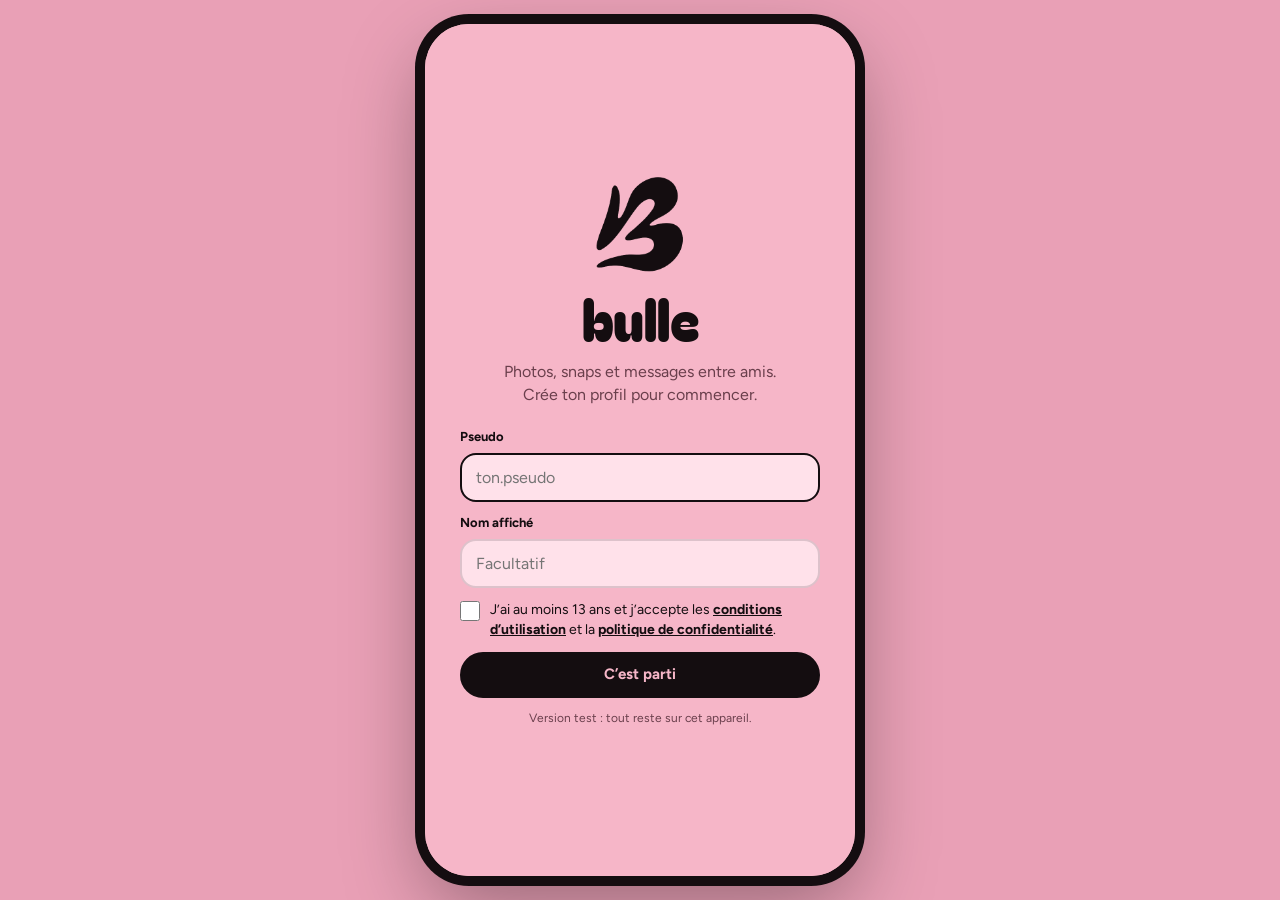
<file: index.html>
<!doctype html>
<html lang="fr">
<head>
<meta charset="utf-8">
<meta name="viewport" content="width=device-width,initial-scale=1,viewport-fit=cover,interactive-widget=resizes-content">
<title>Bulle</title>
<meta name="description" content="Photos, snaps et messages entre amis.">
<meta name="theme-color" content="#F6B6C8">
<script>/* thème et mode jour/nuit choisis dans les réglages, appliqués avant l'affichage */
try{var p=JSON.parse(localStorage.getItem('bulle.prefs')||'{}'),m=p.mode||'auto',d=document.documentElement;d.setAttribute('data-theme',p.theme||'bulle');d.setAttribute('data-scheme',m==='auto'?(matchMedia('(prefers-color-scheme: dark)').matches?'dark':'light'):m)}catch(e){document.documentElement.setAttribute('data-scheme','light')}</script>
<meta name="mobile-web-app-capable" content="yes">
<meta name="apple-mobile-web-app-capable" content="yes">
<meta name="apple-mobile-web-app-title" content="Bulle">
<meta name="apple-mobile-web-app-status-bar-style" content="default">
<link rel="manifest" href="manifest.webmanifest">
<link rel="icon" type="image/png" sizes="32x32" href="icons/favicon-32.png">
<link rel="apple-touch-icon" href="icons/apple-touch-icon.png">
<link rel="preconnect" href="https://fonts.googleapis.com">
<link rel="preconnect" href="https://fonts.gstatic.com" crossorigin>
<link rel="stylesheet" href="https://fonts.googleapis.com/css2?family=Bagel+Fat+One&family=Figtree:wght@400;500;600;700;800&display=swap">
<link rel="stylesheet" href="app.css">
<script src="local-api.js" defer></script>
<script src="app.js" defer></script>
</head>
<body>
<div class="phone" id="phone">

  <!-- connexion -->
  <section class="auth" id="auth" hidden>
    <div class="auth-in">
      <span class="logo xl"></span>
      <h1 class="word big">bulle</h1>
      <p class="auth-tag">Photos, snaps et messages entre amis.<br>Crée ton profil pour commencer.</p>
      <form class="form" id="auth-form" autocomplete="off">
        <div class="field"><label for="a-handle">Pseudo</label><input id="a-handle" name="handle" autocapitalize="none" spellcheck="false" maxlength="24" placeholder="ton.pseudo" required></div>
        <div class="field"><label for="a-name">Nom affiché</label><input id="a-name" name="name" maxlength="40" placeholder="Facultatif"></div>
        <label class="check"><input type="checkbox" id="a-ok" required><span>J’ai au moins 13 ans et j’accepte les <a href="cgu.html" data-legal>conditions d’utilisation</a> et la <a href="confidentialite.html" data-legal>politique de confidentialité</a>.</span></label>
        <p class="err" id="auth-err" role="alert" hidden></p>
        <button class="btn primary" type="submit" id="auth-go">C’est parti</button>
        <p class="hint" style="text-align:center">Version test : tout reste sur cet appareil.</p>
      </form>
    </div>
  </section>

  <!-- écran de chargement / hors ligne -->
  <section class="splash" id="splash"><span class="logo xl"></span><p id="splash-msg"></p><button class="btn" type="button" id="splash-retry" hidden>Réessayer</button></section>

  <!-- application -->
  <div class="shell" id="shell" hidden>
    <header class="top">
      <button class="brand" type="button" id="brand"><span class="logo"></span><span class="word">bulle</span></button>
      <div class="top-actions">
        <button class="iconbtn" type="button" id="act-btn" aria-label="Activité"><span class="ico" data-ico="bell"></span><span class="adot" id="act-dot" hidden></span></button>
        <button class="iconbtn" type="button" data-snap aria-label="Nouveau snap"><span class="ico" data-ico="camera"></span></button>
        <button class="iconbtn" type="button" data-tab="chat" aria-label="Messages"><span class="ico" data-ico="send"></span><span class="badge" data-badge hidden></span></button>
      </div>
    </header>
    <div class="banner" id="banner" hidden></div>
    <main class="screen" id="screen">
      <section id="v-feed" class="view" aria-label="Fil">
        <div id="stories" class="stories" aria-label="Snaps"></div>
        <div id="posts"></div>
      </section>
      <section id="v-chat" class="view" aria-label="Messages" hidden>
        <div class="cl-head"><h2>Messages</h2><button class="iconbtn" type="button" id="newchat" aria-label="Nouveau message"><span class="ico" data-ico="edit"></span></button></div>
        <div class="chatlist" id="chatlist"></div>
      </section>
      <section id="v-map" class="view" aria-label="Carte" hidden><div id="map" class="map"></div></section>
      <section id="v-profile" class="view" aria-label="Profil" hidden><div id="profile"></div></section>
    </main>
    <nav class="tabs" aria-label="Navigation">
      <button class="tab" data-tab="feed" type="button"><span class="ico" data-ico="home"></span>Fil</button>
      <button class="tab" data-tab="map" type="button"><span class="ico" data-ico="map"></span>Carte</button>
      <button class="fab" type="button" data-create aria-label="Créer"><span class="ico" data-ico="plus"></span></button>
      <button class="tab" data-tab="chat" type="button"><span class="ico" data-ico="chat"></span>Messages<span class="badge" data-badge hidden></span></button>
      <button class="tab" data-tab="profile" type="button"><span class="ico" data-ico="user"></span>Profil</button>
    </nav>

    <!-- discussion ouverte -->
    <section class="thread" id="thread" hidden aria-label="Discussion">
      <header class="th-head">
        <button class="iconbtn" type="button" id="th-back" aria-label="Retour aux messages"><span class="ico" data-ico="back"></span></button>
        <button class="th-who" type="button" id="th-who"></button>
      </header>
      <div class="msgs" id="msgs" aria-live="polite"></div>
      <div class="typing" id="typing" hidden></div>
      <div class="th-quote" id="th-quote" hidden></div>
      <form class="th-form" id="th-form" autocomplete="off">
        <label class="iconbtn snapcam" id="th-snap-l" for="th-snap" aria-label="Envoyer un snap (vu une seule fois)"><span class="ico" data-ico="camera"></span></label>
        <input type="file" id="th-snap" accept="image/*" capture="environment" hidden>
        <label class="iconbtn" for="th-file" aria-label="Envoyer une photo"><span class="ico" data-ico="image"></span></label>
        <input type="file" id="th-file" accept="image/*" hidden>
        <input type="text" id="th-in" placeholder="Message…" maxlength="2000" aria-label="Message" enterkeyhint="send">
        <div class="recbar" id="recbar" hidden>
          <button class="iconbtn" type="button" id="rec-cancel" aria-label="Annuler le message vocal"><span class="ico" data-ico="trash"></span></button>
          <span class="rec-dot" aria-hidden="true"></span><span class="rec-time" id="rec-time">0:00</span>
          <span class="rec-wave" id="rec-wave" aria-hidden="true"></span>
        </div>
        <button class="iconbtn micbtn" type="button" id="th-mic" aria-label="Enregistrer un message vocal"><span class="ico" data-ico="mic"></span></button>
        <button class="sendbtn" type="submit" id="th-send" aria-label="Envoyer" hidden><span class="ico" data-ico="send"></span></button>
      </form>
    </section>
  </div>

  <div id="sheet" class="sheet" hidden></div>
  <div id="story" class="story" hidden></div>
  <div id="hu" class="hu" role="status" hidden></div>
  <div id="toast" class="toast" role="status" hidden></div>
</div>
</body>
</html>
</file>
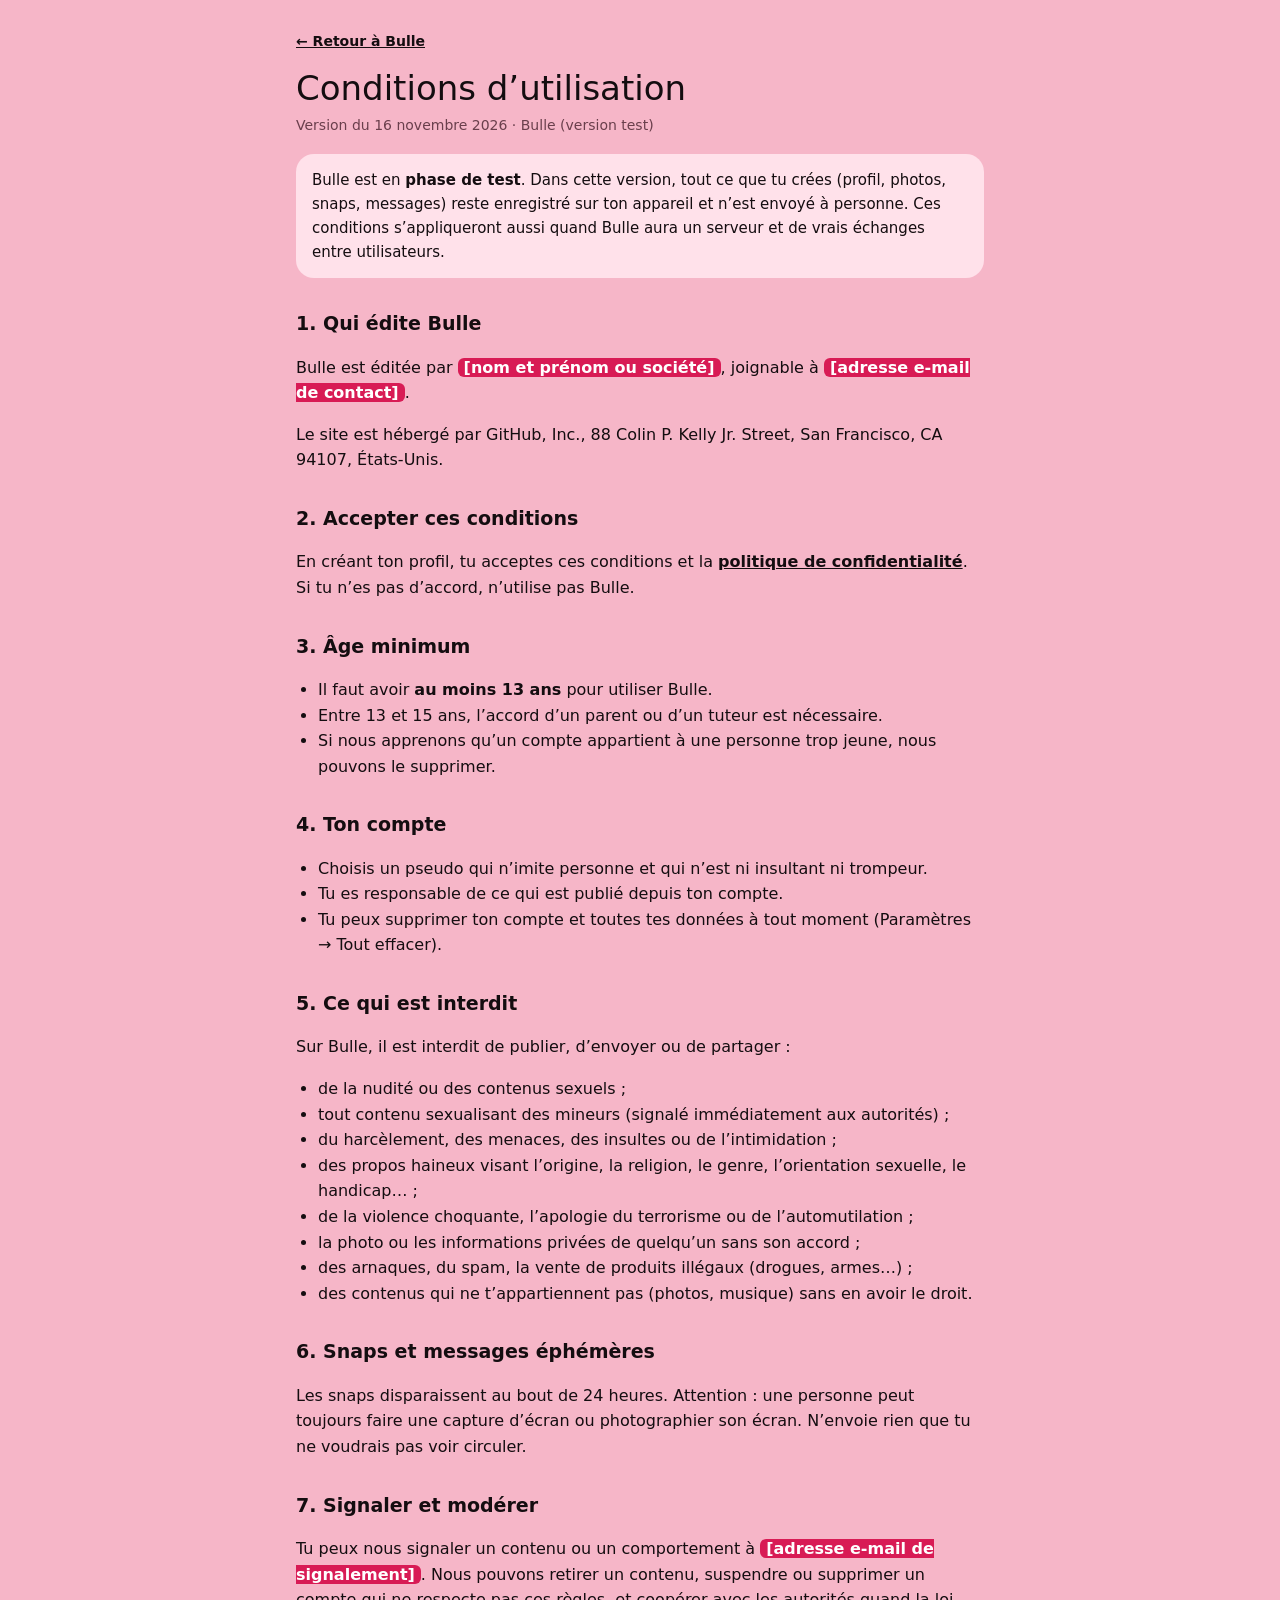
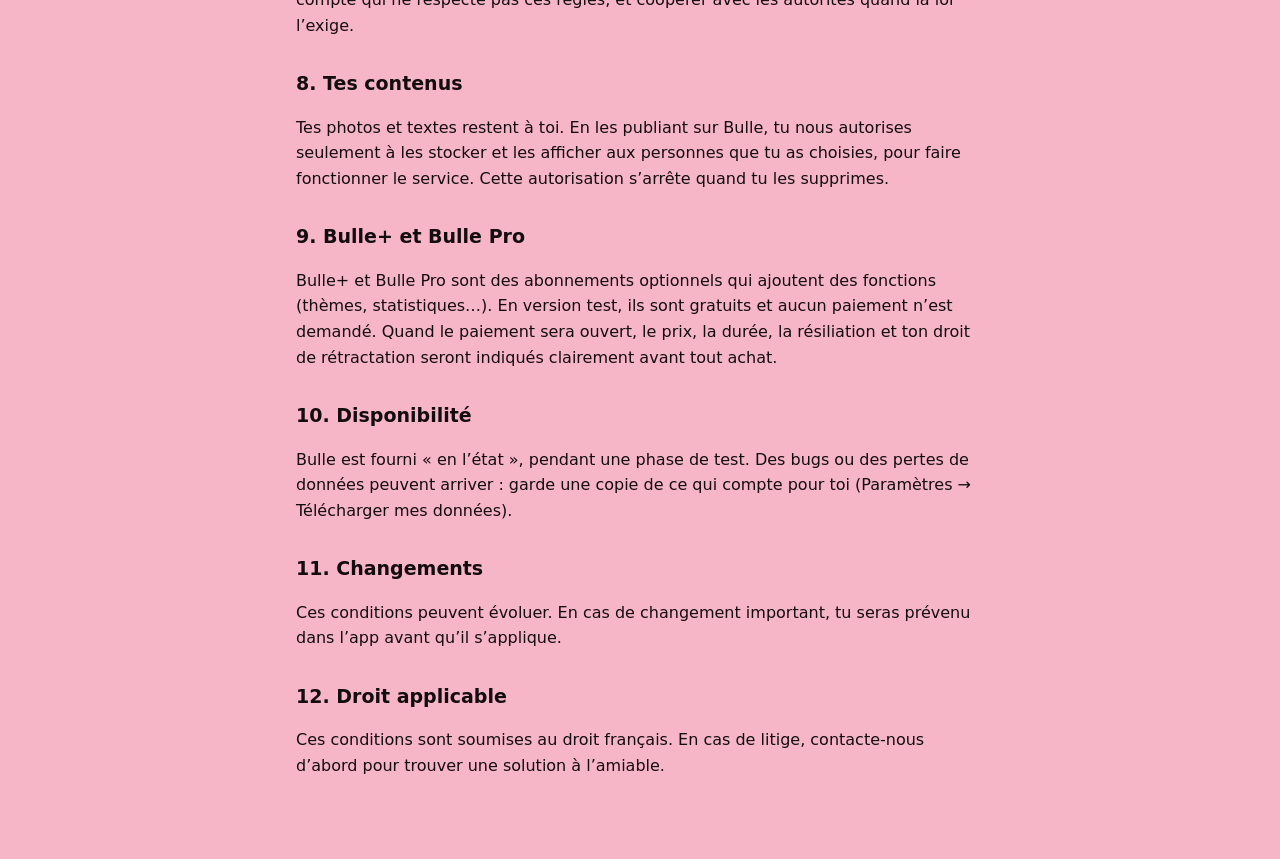
<file: cgu.html>
<!doctype html>
<html lang="fr">
<head>
<meta charset="utf-8">
<meta name="viewport" content="width=device-width,initial-scale=1">
<title>Conditions d’utilisation · Bulle</title>
<script>try{var p=JSON.parse(localStorage.getItem('bulle.prefs')||'{}'),m=p.mode||'auto',d=document.documentElement;d.setAttribute('data-theme',p.theme||'bulle');d.setAttribute('data-scheme',m==='auto'?(matchMedia('(prefers-color-scheme: dark)').matches?'dark':'light'):m)}catch(e){}</script>
<link rel="stylesheet" href="legal.css">
</head>
<body>
<main>
<a class="back" href="./" target="_top">← Retour à Bulle</a>
<h1>Conditions d’utilisation</h1>
<p class="meta">Version du 16 novembre 2026 · Bulle (version test)</p>

<p class="note">Bulle est en <b>phase de test</b>. Dans cette version, tout ce que tu crées (profil, photos, snaps, messages) reste enregistré sur ton appareil et n’est envoyé à personne. Ces conditions s’appliqueront aussi quand Bulle aura un serveur et de vrais échanges entre utilisateurs.</p>

<h2>1. Qui édite Bulle</h2>
<p>Bulle est éditée par <span class="todo">[nom et prénom ou société]</span>, joignable à <span class="todo">[adresse e-mail de contact]</span>.</p>
<p>Le site est hébergé par GitHub, Inc., 88 Colin P. Kelly Jr. Street, San Francisco, CA 94107, États-Unis.</p>

<h2>2. Accepter ces conditions</h2>
<p>En créant ton profil, tu acceptes ces conditions et la <a href="confidentialite.html">politique de confidentialité</a>. Si tu n’es pas d’accord, n’utilise pas Bulle.</p>

<h2>3. Âge minimum</h2>
<ul>
<li>Il faut avoir <b>au moins 13 ans</b> pour utiliser Bulle.</li>
<li>Entre 13 et 15 ans, l’accord d’un parent ou d’un tuteur est nécessaire.</li>
<li>Si nous apprenons qu’un compte appartient à une personne trop jeune, nous pouvons le supprimer.</li>
</ul>

<h2>4. Ton compte</h2>
<ul>
<li>Choisis un pseudo qui n’imite personne et qui n’est ni insultant ni trompeur.</li>
<li>Tu es responsable de ce qui est publié depuis ton compte.</li>
<li>Tu peux supprimer ton compte et toutes tes données à tout moment (Paramètres → Tout effacer).</li>
</ul>

<h2>5. Ce qui est interdit</h2>
<p>Sur Bulle, il est interdit de publier, d’envoyer ou de partager :</p>
<ul>
<li>de la nudité ou des contenus sexuels ;</li>
<li>tout contenu sexualisant des mineurs (signalé immédiatement aux autorités) ;</li>
<li>du harcèlement, des menaces, des insultes ou de l’intimidation ;</li>
<li>des propos haineux visant l’origine, la religion, le genre, l’orientation sexuelle, le handicap… ;</li>
<li>de la violence choquante, l’apologie du terrorisme ou de l’automutilation ;</li>
<li>la photo ou les informations privées de quelqu’un sans son accord ;</li>
<li>des arnaques, du spam, la vente de produits illégaux (drogues, armes…) ;</li>
<li>des contenus qui ne t’appartiennent pas (photos, musique) sans en avoir le droit.</li>
</ul>

<h2>6. Snaps et messages éphémères</h2>
<p>Les snaps disparaissent au bout de 24 heures. Attention : une personne peut toujours faire une capture d’écran ou photographier son écran. N’envoie rien que tu ne voudrais pas voir circuler.</p>

<h2>7. Signaler et modérer</h2>
<p>Tu peux nous signaler un contenu ou un comportement à <span class="todo">[adresse e-mail de signalement]</span>. Nous pouvons retirer un contenu, suspendre ou supprimer un compte qui ne respecte pas ces règles, et coopérer avec les autorités quand la loi l’exige.</p>

<h2>8. Tes contenus</h2>
<p>Tes photos et textes restent à toi. En les publiant sur Bulle, tu nous autorises seulement à les stocker et les afficher aux personnes que tu as choisies, pour faire fonctionner le service. Cette autorisation s’arrête quand tu les supprimes.</p>

<h2>9. Bulle+ et Bulle Pro</h2>
<p>Bulle+ et Bulle Pro sont des abonnements optionnels qui ajoutent des fonctions (thèmes, statistiques…). En version test, ils sont gratuits et aucun paiement n’est demandé. Quand le paiement sera ouvert, le prix, la durée, la résiliation et ton droit de rétractation seront indiqués clairement avant tout achat.</p>

<h2>10. Disponibilité</h2>
<p>Bulle est fourni « en l’état », pendant une phase de test. Des bugs ou des pertes de données peuvent arriver : garde une copie de ce qui compte pour toi (Paramètres → Télécharger mes données).</p>

<h2>11. Changements</h2>
<p>Ces conditions peuvent évoluer. En cas de changement important, tu seras prévenu dans l’app avant qu’il s’applique.</p>

<h2>12. Droit applicable</h2>
<p>Ces conditions sont soumises au droit français. En cas de litige, contacte-nous d’abord pour trouver une solution à l’amiable.</p>
</main>
</body>
</html>
</file>
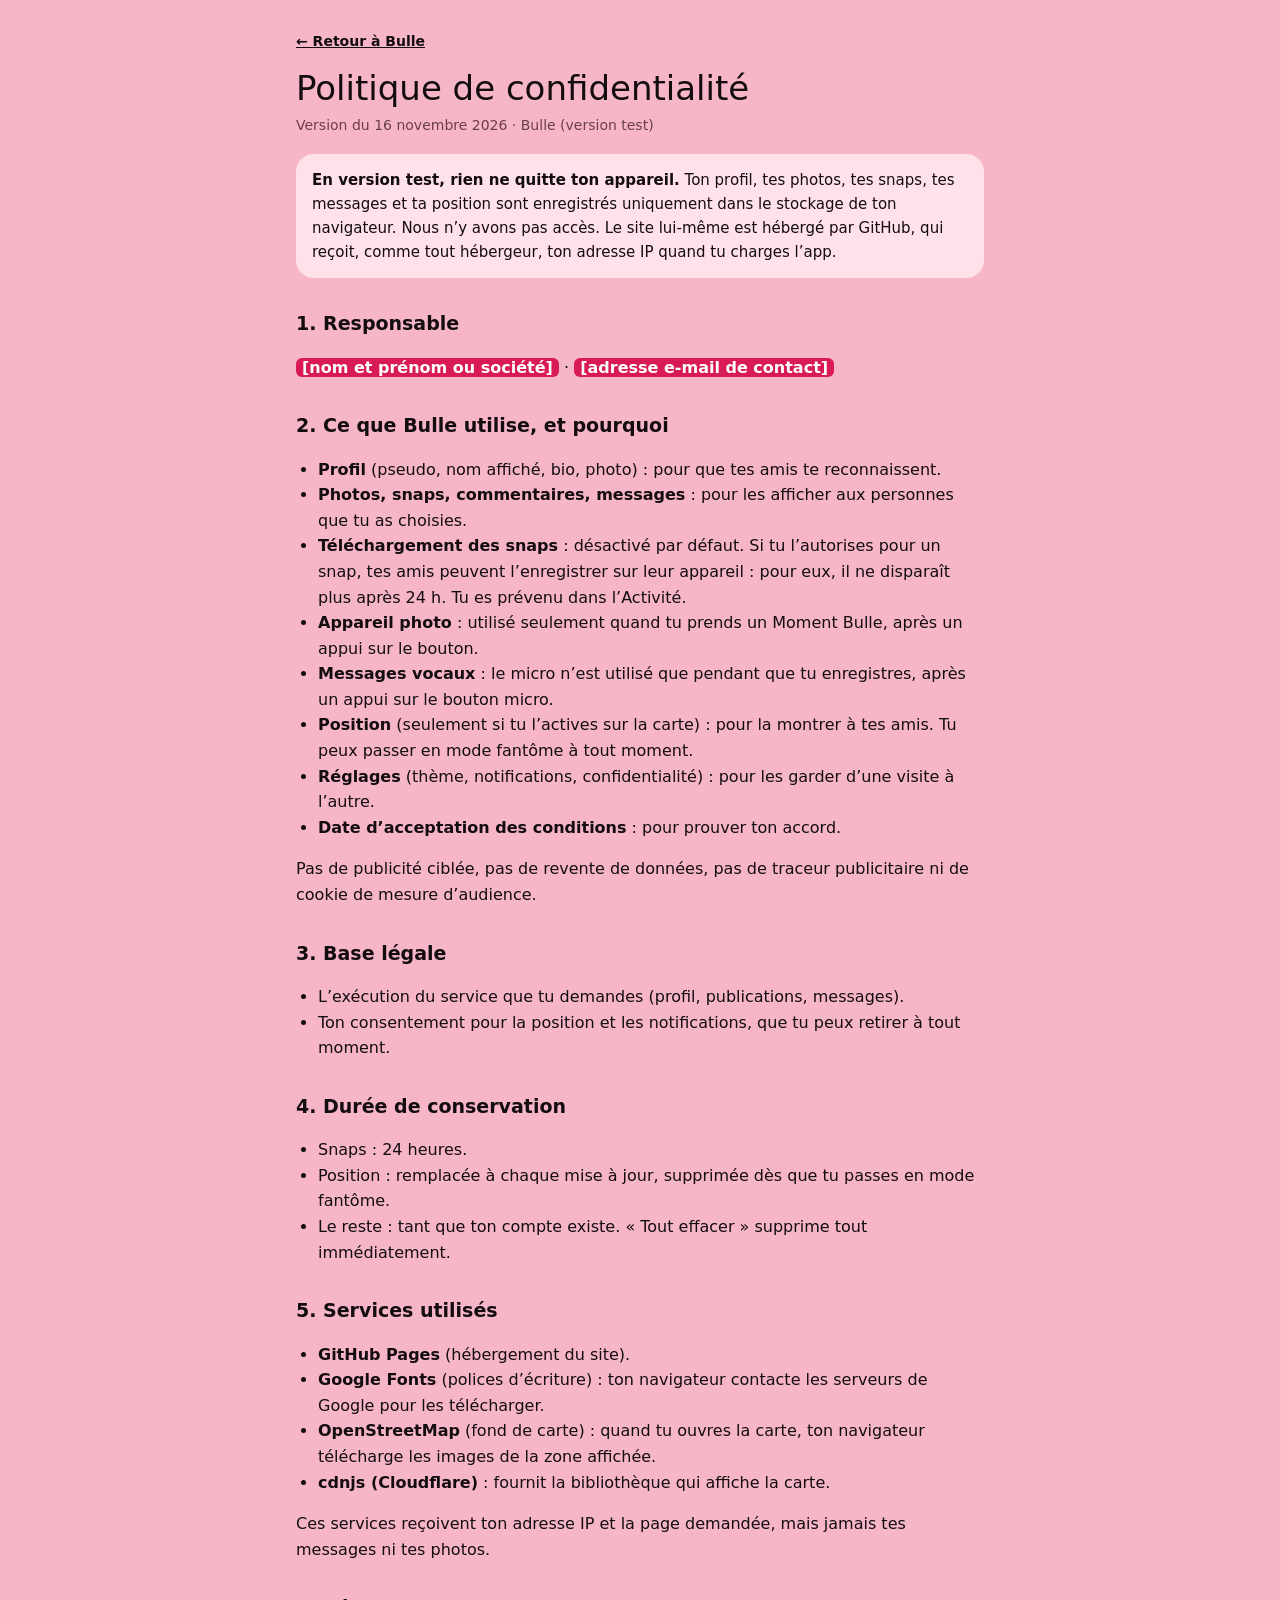
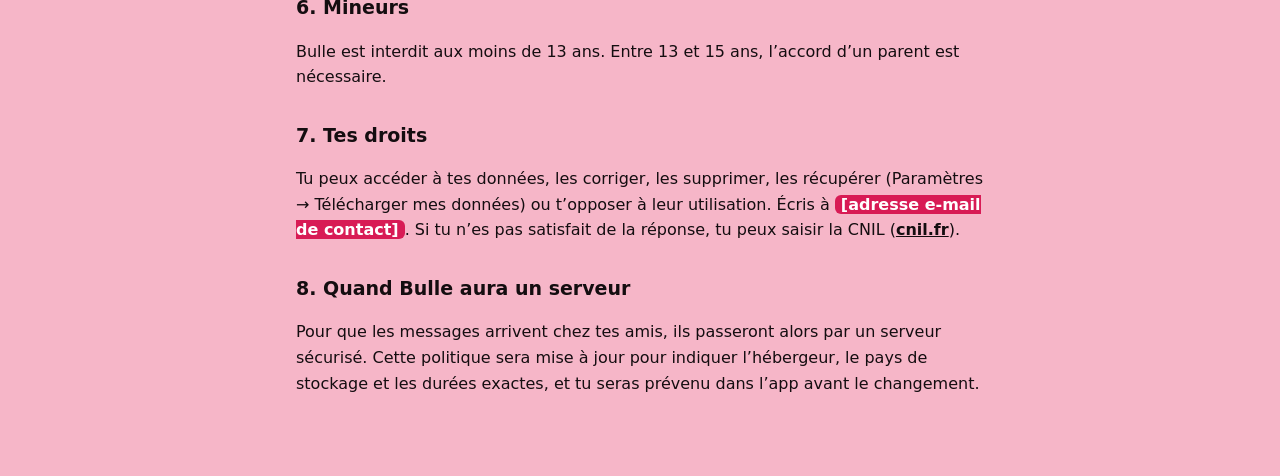
<file: confidentialite.html>
<!doctype html>
<html lang="fr">
<head>
<meta charset="utf-8">
<meta name="viewport" content="width=device-width,initial-scale=1">
<title>Politique de confidentialité · Bulle</title>
<script>try{var p=JSON.parse(localStorage.getItem('bulle.prefs')||'{}'),m=p.mode||'auto',d=document.documentElement;d.setAttribute('data-theme',p.theme||'bulle');d.setAttribute('data-scheme',m==='auto'?(matchMedia('(prefers-color-scheme: dark)').matches?'dark':'light'):m)}catch(e){}</script>
<link rel="stylesheet" href="legal.css">
</head>
<body>
<main>
<a class="back" href="./" target="_top">← Retour à Bulle</a>
<h1>Politique de confidentialité</h1>
<p class="meta">Version du 16 novembre 2026 · Bulle (version test)</p>

<p class="note"><b>En version test, rien ne quitte ton appareil.</b> Ton profil, tes photos, tes snaps, tes messages et ta position sont enregistrés uniquement dans le stockage de ton navigateur. Nous n’y avons pas accès. Le site lui-même est hébergé par GitHub, qui reçoit, comme tout hébergeur, ton adresse IP quand tu charges l’app.</p>

<h2>1. Responsable</h2>
<p><span class="todo">[nom et prénom ou société]</span> · <span class="todo">[adresse e-mail de contact]</span></p>

<h2>2. Ce que Bulle utilise, et pourquoi</h2>
<ul>
<li><b>Profil</b> (pseudo, nom affiché, bio, photo) : pour que tes amis te reconnaissent.</li>
<li><b>Photos, snaps, commentaires, messages</b> : pour les afficher aux personnes que tu as choisies.</li>
<li><b>Téléchargement des snaps</b> : désactivé par défaut. Si tu l’autorises pour un snap, tes amis peuvent l’enregistrer sur leur appareil : pour eux, il ne disparaît plus après 24 h. Tu es prévenu dans l’Activité.</li>
<li><b>Appareil photo</b> : utilisé seulement quand tu prends un Moment Bulle, après un appui sur le bouton.</li>
<li><b>Messages vocaux</b> : le micro n’est utilisé que pendant que tu enregistres, après un appui sur le bouton micro.</li>
<li><b>Position</b> (seulement si tu l’actives sur la carte) : pour la montrer à tes amis. Tu peux passer en mode fantôme à tout moment.</li>
<li><b>Réglages</b> (thème, notifications, confidentialité) : pour les garder d’une visite à l’autre.</li>
<li><b>Date d’acceptation des conditions</b> : pour prouver ton accord.</li>
</ul>
<p>Pas de publicité ciblée, pas de revente de données, pas de traceur publicitaire ni de cookie de mesure d’audience.</p>

<h2>3. Base légale</h2>
<ul>
<li>L’exécution du service que tu demandes (profil, publications, messages).</li>
<li>Ton consentement pour la position et les notifications, que tu peux retirer à tout moment.</li>
</ul>

<h2>4. Durée de conservation</h2>
<ul>
<li>Snaps : 24 heures.</li>
<li>Position : remplacée à chaque mise à jour, supprimée dès que tu passes en mode fantôme.</li>
<li>Le reste : tant que ton compte existe. « Tout effacer » supprime tout immédiatement.</li>
</ul>

<h2>5. Services utilisés</h2>
<ul>
<li><b>GitHub Pages</b> (hébergement du site).</li>
<li><b>Google Fonts</b> (polices d’écriture) : ton navigateur contacte les serveurs de Google pour les télécharger.</li>
<li><b>OpenStreetMap</b> (fond de carte) : quand tu ouvres la carte, ton navigateur télécharge les images de la zone affichée.</li>
<li><b>cdnjs (Cloudflare)</b> : fournit la bibliothèque qui affiche la carte.</li>
</ul>
<p>Ces services reçoivent ton adresse IP et la page demandée, mais jamais tes messages ni tes photos.</p>

<h2>6. Mineurs</h2>
<p>Bulle est interdit aux moins de 13 ans. Entre 13 et 15 ans, l’accord d’un parent est nécessaire.</p>

<h2>7. Tes droits</h2>
<p>Tu peux accéder à tes données, les corriger, les supprimer, les récupérer (Paramètres → Télécharger mes données) ou t’opposer à leur utilisation. Écris à <span class="todo">[adresse e-mail de contact]</span>. Si tu n’es pas satisfait de la réponse, tu peux saisir la CNIL (<a href="https://www.cnil.fr" target="_blank" rel="noopener">cnil.fr</a>).</p>

<h2>8. Quand Bulle aura un serveur</h2>
<p>Pour que les messages arrivent chez tes amis, ils passeront alors par un serveur sécurisé. Cette politique sera mise à jour pour indiquer l’hébergeur, le pays de stockage et les durées exactes, et tu seras prévenu dans l’app avant le changement.</p>
</main>
</body>
</html>
</file>
<file: app.css>
/* Bulle — format téléphone. Fond rose + encre noire comme le logo ; le mode sombre inverse les deux. */
/* Thèmes : chaque thème donne 7 couleurs (jour et nuit), le reste en découle.
   data-scheme (light|dark) et data-theme sont posés sur <html> par le script en tête de page. */
:root{
  --bg:#F6B6C8; --surface:#F2A6BC; --raised:#FFE1EA; --fg:#140D10; --muted:#6A3F4C; --hot:#D81B55; --frame:#E9A0B6;
  --online:#1F9D5B; --scrim:rgba(20,13,16,.5);
  --line:color-mix(in srgb,var(--fg) 14%,transparent); --ring:linear-gradient(45deg,color-mix(in srgb,var(--hot) 55%,#FFB347) 0%,var(--hot) 50%,color-mix(in srgb,var(--hot) 60%,#8A3FFC) 100%); --ring-close:linear-gradient(45deg,#16C060 0%,#0FA97A 55%,#46DDA6 100%); --ring-seen:color-mix(in srgb,var(--fg) 22%,transparent);
  --mine-bg:var(--fg); --mine-fg:var(--raised);
  --display:"Bagel Fat One","Arial Rounded MT Bold","Trebuchet MS",system-ui,sans-serif;
  --body:"Figtree",system-ui,-apple-system,"Segoe UI",Roboto,sans-serif;
  --blob:47% 53% 42% 58% / 56% 44% 56% 44%;
  --sat:env(safe-area-inset-top,0px); --sab:env(safe-area-inset-bottom,0px);
  --sal:env(safe-area-inset-left,0px); --sar:env(safe-area-inset-right,0px);
  color-scheme:light;
}
:root[data-scheme=dark]{--bg:#110B0D; --surface:#1C1317; --raised:#271A1F; --fg:#F6B6C8; --muted:#B98494; --hot:#FF4F86; --frame:#050304;
  --online:#3DD68C; --scrim:rgba(0,0,0,.62); --mine-fg:var(--bg); color-scheme:dark}
:root[data-theme=lagon]{--bg:#B9DDF7; --surface:#A5D1F1; --raised:#E3F2FF; --fg:#0B1621; --muted:#3E5A70; --hot:#1C6FD6; --frame:#9EC9EA}
:root[data-theme=lagon][data-scheme=dark]{--bg:#0A0F15; --surface:#121B25; --raised:#1A2633; --fg:#B9DDF7; --muted:#86A6BE; --hot:#4FA3FF; --frame:#030507}
:root[data-theme=menthe]{--bg:#BDEBD3; --surface:#A8E2C4; --raised:#E4F8ED; --fg:#0B1A12; --muted:#3C6150; --hot:#0F8A55; --frame:#A1D8BB}
:root[data-theme=menthe][data-scheme=dark]{--bg:#09110D; --surface:#111D17; --raised:#192820; --fg:#BDEBD3; --muted:#87B49D; --hot:#3DD68C; --frame:#030504}
:root[data-theme=lilas]{--bg:#DAC8F6; --surface:#CDB5F1; --raised:#F1E8FF; --fg:#150D20; --muted:#58466F; --hot:#7A2ED6; --frame:#C6AEEC}
:root[data-theme=lilas][data-scheme=dark]{--bg:#0F0B15; --surface:#18121F; --raised:#211A2B; --fg:#DAC8F6; --muted:#A28DBF; --hot:#B37CFF; --frame:#050307}
:root[data-theme=soleil]{--bg:#FFD8A1; --surface:#FFCA82; --raised:#FFF0DA; --fg:#1E1206; --muted:#6E5130; --hot:#C8480A; --frame:#F2C285}
:root[data-theme=soleil][data-scheme=dark]{--bg:#120D07; --surface:#1E160D; --raised:#291E12; --fg:#FFD8A1; --muted:#BF9D72; --hot:#FF8A3D; --frame:#050302}
:root[data-theme=encre]{--bg:#ECECEC; --surface:#DFDFDF; --raised:#FFFFFF; --fg:#111111; --muted:#5A5A5A; --hot:#D3123F; --frame:#D4D4D4}
:root[data-theme=encre][data-scheme=dark]{--bg:#0A0A0A; --surface:#161616; --raised:#202020; --fg:#F2F2F2; --muted:#9A9A9A; --hot:#FF4F86; --frame:#000}
*{box-sizing:border-box;-webkit-tap-highlight-color:transparent}
html,body{height:100%;margin:0}
body{background:var(--frame);color:var(--fg);font:16px/1.45 var(--body);-webkit-font-smoothing:antialiased;display:flex;justify-content:center;align-items:center;overflow:hidden;overscroll-behavior:none}
button,input,textarea{font:inherit;color:inherit}
:focus-visible{outline:3px solid var(--hot);outline-offset:2px}
h1,h2{margin:0;text-wrap:balance}
p{margin:0}
[hidden]{display:none!important}

/* ---------- le téléphone ---------- */
.phone{position:relative;width:100%;height:100%;max-width:480px;background:var(--bg);overflow:hidden;display:flex;flex-direction:column;isolation:isolate}
@media (min-width:560px) and (min-height:640px){
  .phone{width:430px;height:min(932px,calc(100% - 48px));border-radius:44px;box-shadow:0 0 0 10px var(--fg),0 30px 80px rgba(0,0,0,.35)}
}
@media (display-mode: standalone) and (min-width:560px){ .phone{box-shadow:0 0 0 1px var(--line),0 20px 60px rgba(0,0,0,.25)} }

/* ---------- logo ---------- */
.logo{display:inline-block;width:30px;height:32px;flex:none;background:var(--fg);-webkit-mask:url([data-uri]) center/contain no-repeat;mask:url([data-uri]) center/contain no-repeat}
.logo.xl{width:96px;height:103px}
.word{font:400 30px/1 var(--display);letter-spacing:-.01em}
.word.big{font-size:56px}

/* ---------- icônes et boutons ---------- */
.ico{display:inline-grid;place-items:center}
.ico svg{width:26px;height:26px;display:block}
.iconbtn{width:44px;height:44px;display:inline-grid;place-items:center;border:0;background:none;border-radius:50%;cursor:pointer;position:relative;flex:none}
.iconbtn:active{background:var(--surface)}
@media (hover:hover){.iconbtn:hover{background:var(--surface)}}
.badge{position:absolute;top:4px;right:2px;min-width:18px;height:18px;padding:0 5px;border-radius:9px;background:var(--hot);color:#fff;font:800 11px/18px var(--body);text-align:center;box-shadow:0 0 0 2px var(--bg)}
.btn{display:inline-flex;align-items:center;justify-content:center;gap:8px;min-height:46px;padding:0 20px;border-radius:999px;border:2px solid var(--fg);background:transparent;color:var(--fg);font:700 15px/1 var(--body);cursor:pointer;white-space:nowrap}
.btn.primary{background:var(--fg);color:var(--bg)}
.btn.small{min-height:36px;padding:0 14px;font-size:14px}
.btn.block{width:100%}
.btn:disabled{opacity:.5;cursor:default}
.btn .ico svg{width:20px;height:20px}
.linkish{background:none;border:0;padding:0;color:var(--muted);font:600 14px/1.4 var(--body);cursor:pointer;text-align:left}

/* ---------- connexion / chargement ---------- */
.auth,.splash{position:absolute;inset:0;z-index:30;background:var(--bg);display:flex;flex-direction:column;align-items:center;justify-content:center;padding:calc(24px + var(--sat)) max(24px,var(--sar)) calc(24px + var(--sab)) max(24px,var(--sal));overflow-y:auto}
.auth-in{width:100%;max-width:360px;display:flex;flex-direction:column;align-items:center;gap:14px;margin:auto 0}
.auth-tag{color:var(--muted);text-align:center;margin-bottom:8px}
.auth .seg,.auth .form{width:100%}
.splash{gap:16px;text-align:center;color:var(--muted)}
.splash .logo{animation:breathe 1.6s ease-in-out infinite}
@keyframes breathe{50%{transform:scale(.92)}}
.err{color:var(--hot);font-weight:700;font-size:14px}

/* ---------- coque ---------- */
.shell{position:absolute;inset:0;display:flex;flex-direction:column}
.top{display:flex;align-items:center;justify-content:space-between;gap:12px;padding:calc(6px + var(--sat)) max(8px,var(--sar)) 6px max(14px,var(--sal));border-bottom:1px solid var(--line);flex:none}
.brand{display:flex;align-items:center;gap:8px;border:0;background:none;padding:0;cursor:pointer}
.top-actions{display:flex;gap:2px}
.banner{display:flex;gap:8px;align-items:baseline;flex-wrap:wrap;margin:8px 12px 0;padding:10px 14px;border-radius:16px;background:var(--raised);font-size:14px;flex:none}
.banner b{font-weight:800;text-transform:uppercase;letter-spacing:.06em;font-size:11px}
.screen{flex:1;min-height:0;overflow-y:auto;overscroll-behavior:contain;padding:0 max(14px,var(--sar)) 24px max(14px,var(--sal));-webkit-overflow-scrolling:touch}
.tabs{flex:none;display:grid;grid-template-columns:repeat(5,1fr);align-items:center;border-top:1px solid var(--line);padding:4px max(6px,var(--sar)) calc(4px + var(--sab)) max(6px,var(--sal));background:var(--bg)}
.tab{display:flex;flex-direction:column;align-items:center;gap:2px;border:0;background:none;color:var(--muted);font:600 11px/1.2 var(--body);padding:6px 0;cursor:pointer;position:relative}
.tab[aria-current="true"]{color:var(--fg)}
.tab[aria-current="true"] .ico svg{stroke-width:2.6}
.tab .badge{top:0;right:calc(50% - 24px)}
.fab{justify-self:center;width:58px;height:48px;border:0;border-radius:var(--blob);background:var(--fg);color:var(--bg);display:grid;place-items:center;cursor:pointer}
.fab .ico svg{width:28px;height:28px;stroke-width:2.6}

/* ---------- snaps ---------- */
.stories{display:flex;gap:12px;overflow-x:auto;padding:12px 2px 14px;margin:0 calc(-1 * max(14px,var(--sal))) 0;padding-left:max(14px,var(--sal));scrollbar-width:none;border-bottom:1px solid var(--line)}
.stories::-webkit-scrollbar{display:none}
.st{display:flex;flex-direction:column;align-items:center;gap:6px;width:74px;flex:none;background:none;border:0;padding:0;cursor:pointer}
.st small{font-size:12px;font-weight:600;max-width:74px;overflow:hidden;text-overflow:ellipsis;white-space:nowrap}
.ring{position:relative;width:var(--rs,76px);height:var(--rs,76px);flex:none;display:grid;place-items:center;border-radius:var(--blob);background:var(--ring)}
.ring.seen{background:var(--ring-seen)}
.ring.none{background:transparent;box-shadow:inset 0 0 0 2px var(--line)}
.ring.live,.ring.close{animation:morph 7s ease-in-out infinite}
.ring.close{background:var(--ring-close)}
.ring.sm .av{box-shadow:0 0 0 2px var(--bg)!important}
.ring .av{box-shadow:0 0 0 3px var(--bg)}
.ring .plus{position:absolute;right:-2px;bottom:-2px;width:24px;height:24px;border-radius:50%;background:var(--hot);color:#fff;display:grid;place-items:center;box-shadow:0 0 0 3px var(--bg)}
.ring .plus svg{width:14px;height:14px;stroke-width:3.2}
@keyframes morph{0%,100%{border-radius:47% 53% 42% 58% / 56% 44% 56% 44%}50%{border-radius:58% 42% 55% 45% / 44% 58% 42% 56%}}

/* ---------- avatars ---------- */
.av{--s:36px;width:var(--s);height:var(--s);border-radius:50%;flex:none;display:inline-grid;place-items:center;overflow:hidden;background:var(--avc,var(--fg));color:#fff;font:400 calc(var(--s)*.46)/1 var(--display)}
.av img{width:100%;height:100%;object-fit:cover;display:block}
.av.group{background:var(--fg)}
.av.group .logo{background:var(--bg);width:58%;height:62%}
.avw{position:relative;display:inline-flex;flex:none}
.avw.on::after{content:"";position:absolute;right:0;bottom:0;width:28%;height:28%;min-width:10px;min-height:10px;border-radius:50%;background:var(--online);box-shadow:0 0 0 2px var(--bg)}

/* ---------- publications ---------- */
.post{display:flex;flex-direction:column;gap:8px;padding-block:14px;border-bottom:1px solid var(--line)}
.post-h{display:flex;align-items:center;gap:8px}
.person{display:flex;align-items:center;gap:10px;background:none;border:0;padding:0;cursor:pointer;text-align:left;min-width:0;flex:1}
.person .nm,.th-who .nm,.ppl-row .nm{display:flex;flex-direction:column;min-width:0;line-height:1.2}
.person b,.th-who b{font-weight:800;overflow:hidden;text-overflow:ellipsis;white-space:nowrap}
.person small,.th-who small,.ppl-row small{color:var(--muted);font-size:13px;overflow:hidden;text-overflow:ellipsis;white-space:nowrap}
.when{color:var(--muted);font-size:13px;white-space:nowrap;font-variant-numeric:tabular-nums}
.media{position:relative;border-radius:22px;overflow:hidden;background:var(--surface);aspect-ratio:4/5;user-select:none;-webkit-user-select:none;touch-action:manipulation}
.media img{width:100%;height:100%;object-fit:cover;display:block;-webkit-user-drag:none}
.acts{display:flex;align-items:center;margin-left:-8px}
.like.on{color:var(--hot)}
.like.on svg path{fill:currentColor}
.likes{font-weight:800;font-size:15px;font-variant-numeric:tabular-nums}
.cap{overflow-wrap:anywhere;white-space:pre-wrap}
.cap b{font-weight:800;margin-right:6px;cursor:pointer}
.confirm{display:flex;gap:8px;align-items:center;flex-wrap:wrap;padding:10px 14px;border-radius:16px;background:var(--raised);font-size:14px}
.confirm span{flex:1;min-width:150px}
.burst{position:absolute;z-index:80;pointer-events:none;color:var(--hot);transform:translate(-50%,-50%);animation:burst .8s cubic-bezier(.2,.9,.3,1.2) forwards}
.burst svg{width:96px;height:96px;filter:drop-shadow(0 6px 18px rgba(0,0,0,.25))}
.burst svg path{fill:currentColor;stroke:#fff;stroke-width:1.2}
@keyframes burst{0%{opacity:0;transform:translate(-50%,-50%) scale(.3)}25%{opacity:1;transform:translate(-50%,-50%) scale(1.15)}70%{opacity:1;transform:translate(-50%,-60%) scale(1)}100%{opacity:0;transform:translate(-50%,-90%) scale(.9)}}
.empty{display:flex;flex-direction:column;align-items:center;text-align:center;gap:14px;padding:48px 8px}
.empty h2{font:400 26px/1.1 var(--display)}
.empty p{max-width:32ch;color:var(--muted)}
.empty .row{display:flex;gap:8px;flex-wrap:wrap;justify-content:center}

/* ---------- liste des discussions ---------- */
.cl-head{display:flex;justify-content:space-between;align-items:center;padding:14px 0 8px}
.cl-head h2{font:400 30px/1 var(--display)}
.chatlist{display:flex;flex-direction:column;gap:2px;margin:0 -8px}
.crow{display:flex;gap:12px;align-items:center;width:100%;padding:10px 8px;border:0;background:none;text-align:left;border-radius:18px;cursor:pointer}
.crow:active{background:var(--surface)}
.crow .t{flex:1;min-width:0;display:flex;flex-direction:column;gap:1px}
.crow .t b{font-weight:700;overflow:hidden;text-overflow:ellipsis;white-space:nowrap}
.crow .t span{color:var(--muted);font-size:14px;overflow:hidden;text-overflow:ellipsis;white-space:nowrap}
.crow.unread .t b{font-weight:800}
.crow.unread .t span{color:var(--fg);font-weight:700}
.crow .t span.typing-txt{color:var(--hot);font-weight:700}
.crow .meta{display:flex;flex-direction:column;align-items:flex-end;gap:6px}
.crow time{font-size:12px;color:var(--muted);font-variant-numeric:tabular-nums}
.udot{width:10px;height:10px;border-radius:50%;background:var(--hot)}

/* ---------- discussion ouverte (plein écran dans le téléphone) ---------- */
.thread{position:absolute;inset:0;z-index:10;background:var(--bg);display:flex;flex-direction:column;animation:slidein .22s ease-out}
@keyframes slidein{from{transform:translateX(24px);opacity:.4}}
.th-head{display:flex;align-items:center;gap:6px;padding:calc(6px + var(--sat)) max(14px,var(--sar)) 6px max(4px,var(--sal));border-bottom:1px solid var(--line);flex:none}
.th-who{display:flex;align-items:center;gap:10px;min-width:0;flex:1;background:none;border:0;padding:0;cursor:pointer;text-align:left}
.th-who small.on{color:var(--online);font-weight:700}
.msgs{flex:1;min-height:0;overflow-y:auto;display:flex;flex-direction:column;gap:3px;padding:12px max(12px,var(--sar)) 12px max(12px,var(--sal));overscroll-behavior:contain}
.sep{align-self:center;font-size:11px;color:var(--muted);margin:14px 0 6px;font-weight:700;letter-spacing:.08em;text-transform:uppercase}
.mrow{display:flex;gap:8px;align-items:flex-end}
.mrow.me{justify-content:flex-end}
.mrow .spacer{width:28px;flex:none}
.mcol{display:flex;flex-direction:column;gap:2px;max-width:78%;min-width:0}
.mrow.me .mcol{align-items:flex-end}
.sender{font-size:12px;color:var(--muted);font-weight:600;margin:8px 0 1px 36px}
.bub{padding:9px 14px;border-radius:22px;background:var(--raised);overflow-wrap:anywhere;white-space:pre-wrap;max-width:100%}
.mrow.them.last .bub{border-bottom-left-radius:6px}
.mrow.me .bub{background:var(--mine-bg);color:var(--mine-fg)}
.mrow.me.last .bub{border-bottom-right-radius:6px}
.bub.pic{padding:0;background:none;overflow:hidden;border-radius:18px;cursor:zoom-in}
.bub.pic img{display:block;width:220px;max-width:100%;border-radius:18px}
.rtag,.mtime{font-size:11px;color:var(--muted);padding:0 6px;font-variant-numeric:tabular-nums}
.rtag{font-size:12px;font-weight:600}
.typing{padding:2px 16px 6px;font-size:13px;color:var(--muted);font-weight:600;display:flex;align-items:center;gap:6px;flex:none}
.dots{display:inline-flex;gap:3px}
.dots i{width:6px;height:6px;border-radius:50%;background:var(--muted);animation:dot 1.1s infinite}
.dots i:nth-child(2){animation-delay:.15s}.dots i:nth-child(3){animation-delay:.3s}
@keyframes dot{0%,60%,100%{transform:none;opacity:.5}30%{transform:translateY(-3px);opacity:1}}
.th-form{display:flex;align-items:center;gap:6px;padding:8px max(8px,var(--sar)) calc(8px + var(--sab)) max(4px,var(--sal));border-top:1px solid var(--line);flex:none}
.th-form input[type=text]{flex:1;min-width:0;height:44px;border-radius:22px;border:2px solid var(--line);background:var(--raised);padding:0 16px;outline:none;font-size:16px}
.th-form input[type=text]:focus{border-color:var(--fg)}
.sendbtn{width:46px;height:44px;border:0;border-radius:var(--blob);background:var(--fg);color:var(--bg);display:grid;place-items:center;cursor:pointer;flex:none}
.sendbtn .ico svg{width:22px;height:22px}

/* ---------- profil ---------- */
.pf{display:flex;flex-direction:column;gap:16px;padding-block:14px}
.pf-head{display:flex;align-items:center;gap:16px}
.pf-av{padding:0;border-radius:var(--blob);background:none;border:0;flex:none;cursor:pointer}
.pf-av.plain{background:transparent}
.pf-av .av{box-shadow:0 0 0 4px var(--bg)}
.pf-id{display:flex;flex-direction:column;gap:2px;min-width:0;flex:1}
.pf-name{font:400 30px/1.05 var(--display);overflow-wrap:anywhere}
.pf-handle{color:var(--muted);font-weight:600}
.on-line{color:var(--online);font-weight:700;font-size:14px}
.pf-bio{white-space:pre-wrap;overflow-wrap:anywhere}
.pf-stats{display:grid;grid-template-columns:repeat(3,1fr);gap:8px;margin:0}
.pf-stats div{padding:10px 12px;border-radius:18px;background:var(--raised);display:flex;flex-direction:column;gap:2px}
.pf-stats dt{font-size:12px;color:var(--muted);font-weight:600;order:2}
.pf-stats dd{margin:0;font:400 24px/1 var(--display);font-variant-numeric:tabular-nums;order:1}
.pf-acts{display:flex;gap:8px;flex-wrap:wrap}
.pf-acts .btn{flex:1}
.grid{display:grid;grid-template-columns:repeat(3,1fr);gap:3px;border-radius:18px;overflow:hidden}
.grid button{aspect-ratio:1;border:0;padding:0;background:var(--surface);cursor:pointer;overflow:hidden}
.grid img{width:100%;height:100%;object-fit:cover;display:block}
.card{display:flex;flex-direction:column;gap:10px;padding:16px;border-radius:22px;background:var(--raised)}
.card h3{margin:0;font:400 20px/1.1 var(--display)}
.card p{font-size:14px;color:var(--muted)}
.card ol{margin:0;padding-left:20px;font-size:14px}
.settings{display:flex;flex-direction:column;gap:2px;margin:0 -8px}
.setrow{display:flex;align-items:center;gap:12px;padding:12px 8px;border:0;border-radius:16px;background:none;cursor:pointer;text-align:left;width:100%;font-weight:600}
.setrow:active{background:var(--surface)}
.setrow .ico svg{width:22px;height:22px}
.setrow span.x{flex:1}
.setrow small{color:var(--muted);font-weight:500}

/* ---------- formulaires ---------- */
.form{display:flex;flex-direction:column;gap:12px}
.field{display:flex;flex-direction:column;gap:6px}
.field label{font-size:13px;font-weight:700}
.field input,.field textarea{width:100%;border-radius:16px;border:2px solid var(--line);background:var(--raised);padding:11px 14px;outline:none;resize:vertical;font-size:16px}
.field input:focus,.field textarea:focus{border-color:var(--fg)}
.hint{font-size:12px;color:var(--muted)}
.seg{display:grid;grid-template-columns:1fr 1fr;gap:4px;padding:4px;border-radius:999px;background:var(--surface)}
.seg button{border:0;border-radius:999px;min-height:40px;background:none;font-weight:700;cursor:pointer;color:var(--muted)}
.seg button[aria-selected="true"]{background:var(--fg);color:var(--bg)}
.search{width:100%;height:46px;border-radius:23px;border:2px solid var(--line);background:var(--raised);padding:0 18px;outline:none;font-size:16px}
.search:focus{border-color:var(--fg)}

/* ---------- feuilles (bas d'écran) ---------- */
.sheet{position:absolute;inset:0;z-index:50;display:flex;align-items:flex-end;background:var(--scrim);animation:fade .18s}
@keyframes fade{from{opacity:0}}
.sheet-card{background:var(--bg);width:100%;max-height:92%;overflow-y:auto;border-radius:28px 28px 0 0;padding:8px max(16px,var(--sar)) calc(18px + var(--sab)) max(16px,var(--sal));display:flex;flex-direction:column;gap:14px;animation:up .24s cubic-bezier(.2,.8,.3,1)}
@keyframes up{from{transform:translateY(40%)}}
.sheet-grip{width:40px;height:5px;border-radius:3px;background:var(--line);align-self:center;margin-top:2px}
.sheet-h{display:flex;align-items:center;justify-content:space-between;gap:8px}
.sheet-h h2{font:400 24px/1.1 var(--display)}
.drop{position:relative;display:grid;place-items:center;aspect-ratio:4/5;max-height:46vh;width:100%;margin:0 auto;border-radius:22px;border:2px dashed var(--line);background:var(--raised);cursor:pointer;overflow:hidden;text-align:center;color:var(--muted);padding:16px}
.drop.snap{aspect-ratio:9/16;max-width:min(100%,250px)}
.drop.has{border-style:solid;padding:0}
.drop img{position:absolute;inset:0;width:100%;height:100%;object-fit:cover}
.drop .ph{display:flex;flex-direction:column;align-items:center;gap:8px;font-weight:600}
.drop .ph .ico svg{width:40px;height:40px}
.snapcap{position:absolute;left:0;right:0;top:62%;padding:8px 12px;background:rgba(0,0,0,.55);color:#fff;font-weight:700;text-align:center;overflow-wrap:anywhere}
.pick-row{display:flex;gap:8px}
.pick-row .btn{flex:1}
.c-list{display:flex;flex-direction:column;gap:14px}
.cm{display:flex;gap:10px;align-items:flex-start}
.cm .tx{min-width:0;flex:1;overflow-wrap:anywhere;white-space:pre-wrap}
.cm .tx b{font-weight:800;margin-right:6px;cursor:pointer}
.cm .tx small{display:block;color:var(--muted);font-size:12px;margin-top:2px}
.c-form{display:flex;gap:8px;align-items:center;position:sticky;bottom:calc(-18px - var(--sab));background:var(--bg);padding-block:8px}
.c-form input{flex:1;min-width:0;height:44px;border-radius:22px;border:2px solid var(--line);background:var(--raised);padding:0 16px;outline:none;font-size:16px}
.ppl{display:flex;flex-direction:column;gap:2px}
.ppl-row{display:flex;align-items:center;gap:12px;padding:10px;border:0;border-radius:16px;background:none;cursor:pointer;text-align:left;width:100%}
.ppl-row:active{background:var(--surface)}
.ppl-row .nm{flex:1}

/* ---------- visionneuse de snaps : mise en page façon Instagram, toujours sombre ---------- */
.story{position:absolute;inset:0;z-index:70;background:#000;color:#fff;display:flex;flex-direction:column;overflow:hidden;padding-top:var(--sat)}
.sv-bg{position:absolute;inset:-48px;width:calc(100% + 96px);height:calc(100% + 96px);object-fit:cover;filter:blur(38px) brightness(.36) saturate(1.15);z-index:0;pointer-events:none}
.sv-top,.sv-stage,.sv-foot{position:relative;z-index:1}
.sv-top{padding:10px 14px 4px;flex:none}
.sv-bars{display:flex;gap:4px}
.sv-bar{flex:1;height:2px;border-radius:2px;background:rgba(255,255,255,.35);overflow:hidden}
.sv-bar i{display:block;height:100%;background:#fff;width:0}
.sv-head{display:flex;align-items:center;gap:2px;margin-top:12px;min-height:40px}
.sv-who{display:flex;align-items:center;gap:10px;min-width:0;flex:1;background:none;border:0;padding:0;color:#fff;cursor:pointer;text-align:left}
.sv-who .av{--s:32px;box-shadow:0 0 0 1px rgba(255,255,255,.25)}
.sv-who b{font-weight:700;font-size:15px;white-space:nowrap;overflow:hidden;text-overflow:ellipsis}
.sv-who time{color:rgba(255,255,255,.7);font-size:14px;white-space:nowrap;flex:none}
.sv-ic{width:40px;height:40px;display:grid;place-items:center;border:0;background:none;color:#fff;border-radius:50%;cursor:pointer;flex:none}
.sv-ic:active{background:rgba(255,255,255,.12)}
.sv-ic .ico svg{width:24px;height:24px}
.sv-ic.dots svg circle{fill:currentColor;stroke:none}
.sv-ic.liked{color:#FF3B5C}
.sv-ic.liked svg path{fill:currentColor}
.sv-stage{flex:1;min-height:0;display:flex;flex-direction:column;gap:12px;padding:10px 14px 4px;touch-action:manipulation;user-select:none;-webkit-user-select:none;cursor:pointer}
.sv-card{position:relative;flex:1;min-height:0}
.sv-card img{position:absolute;inset:0;margin:auto;max-width:100%;max-height:100%;border-radius:14px;pointer-events:none;box-shadow:0 8px 30px rgba(0,0,0,.35)}
.sv-cap{flex:none;font-size:14px;font-weight:600;color:rgba(255,255,255,.88);padding:0 6px;overflow-wrap:anywhere}
.sv-foot{display:flex;align-items:center;gap:4px;padding:10px 10px calc(12px + var(--sab)) 14px;flex:none}
.sv-reply{flex:1;min-width:0;height:48px;border-radius:24px;border:1.5px solid rgba(255,255,255,.75);background:transparent;color:#fff;padding:0 20px;outline:none;font-size:15px}
.sv-reply::placeholder{color:rgba(255,255,255,.88)}
.sv-reply:focus{border-color:#fff}
.sv-note{flex:1;color:rgba(255,255,255,.75);font-size:13px;padding:14px 4px}
.sv-menu{position:absolute;top:calc(var(--sat) + 70px);right:14px;z-index:3;min-width:210px;background:#262626;border-radius:14px;overflow:hidden;box-shadow:0 12px 32px rgba(0,0,0,.55);display:flex;flex-direction:column}
.sv-menu button{border:0;background:none;color:#fff;padding:14px 16px;text-align:left;font-weight:600;font-size:15px;cursor:pointer}
.sv-menu button+button{border-top:1px solid rgba(255,255,255,.08)}
.sv-menu button.danger{color:#FF3B5C}
.viewer{position:absolute;inset:0;z-index:75;background:#000;display:grid;place-items:center;cursor:zoom-out}
.viewer img{max-width:100%;max-height:100%;object-fit:contain}

.toast{position:absolute;left:50%;bottom:calc(84px + var(--sab));transform:translateX(-50%);z-index:90;background:var(--fg);color:var(--bg);padding:12px 18px;border-radius:999px;font-weight:700;font-size:14px;max-width:calc(100% - 32px);width:max-content;text-align:center;box-shadow:0 8px 24px rgba(0,0,0,.2)}

@media (prefers-reduced-motion: reduce){
  .ring.live,.ring.close,.dots i,.splash .logo{animation:none}
  .thread,.sheet,.sheet-card{animation:none}
  .burst{animation-duration:.01s}
}

/* ================================================================ v3 : réglages, thèmes, carte, Bulle+ */
.seg.three{grid-template-columns:repeat(3,1fr)}
.screen.flush{padding:0;overflow:hidden}
#v-map{height:100%}

/* bandeau de message (en haut, comme une notif) */
.hu{position:absolute;left:10px;right:10px;top:calc(8px + var(--sat));z-index:85;animation:hudown .26s cubic-bezier(.2,.8,.3,1)}
@keyframes hudown{from{transform:translateY(-120%)}}
.hu-in{display:flex;align-items:center;gap:12px;width:100%;padding:10px 14px;border:0;border-radius:22px;background:var(--raised);color:var(--fg);text-align:left;cursor:pointer;box-shadow:0 10px 30px rgba(0,0,0,.22),0 0 0 1px var(--line)}
.hu-in .t{display:flex;flex-direction:column;min-width:0;flex:1;line-height:1.25}
.hu-in .t b{font-weight:800}
.hu-in .t span{color:var(--muted);font-size:14px;overflow:hidden;text-overflow:ellipsis;white-space:nowrap}

/* liste des discussions : bouton « entrouvrir » */
.crow-w{display:flex;align-items:center;gap:2px}
.crow-w .crow{flex:1;min-width:0}
.peekbtn{width:40px;height:40px;flex:none;display:grid;place-items:center;border:0;border-radius:50%;background:var(--raised);color:var(--fg);cursor:pointer;position:relative}
.peekbtn .ico svg{width:20px;height:20px}
.peekbtn .tier{position:absolute;top:-4px;right:-4px}
.ask{margin:4px 0 10px}
.ask .row{display:flex;gap:8px}
.ask .row .btn{flex:1}
.peek{display:flex;flex-direction:column;gap:6px}
.peek .bub{align-self:flex-start;max-width:85%}
.peek-note{display:flex;gap:8px;align-items:center;font-size:14px;color:var(--muted);font-weight:600}
.peek-note .ico svg{width:18px;height:18px}

/* badges d'abonnement */
.tier{display:inline-grid;place-items:center;min-width:20px;height:20px;padding:0 6px;border-radius:10px;background:var(--hot);color:#fff;font:800 11px/1 var(--body);letter-spacing:.04em;vertical-align:middle}
.tier.big{height:24px;min-width:24px;border-radius:12px;font-size:12px;margin-left:8px;transform:translateY(-4px)}

/* réglages */
.pf-bar{display:flex;justify-content:flex-end;margin:-6px -8px -10px 0}
.set{display:flex;flex-direction:column;gap:18px}
.setsec{display:flex;flex-direction:column;gap:2px}
.setsec h3{margin:0 0 4px;font:800 12px/1.2 var(--body);letter-spacing:.08em;text-transform:uppercase;color:var(--muted)}
.setsec .hint{margin-top:4px}
.setsec .settings{margin:0 -8px}
.setrow .x{display:flex;flex-direction:column;gap:2px;min-width:0}
.setrow .x .sub{font-size:13px;color:var(--muted);font-weight:500}
.setrow .chev{color:var(--muted)}
.setrow .chev svg{width:18px;height:18px}
.sw{flex:none;width:50px;height:30px;border-radius:15px;background:var(--surface);box-shadow:inset 0 0 0 2px var(--line);position:relative;transition:background .18s}
.sw::after{content:"";position:absolute;top:4px;left:4px;width:22px;height:22px;border-radius:50%;background:var(--muted);transition:transform .18s,background .18s}
[aria-checked="true"] .sw{background:var(--fg);box-shadow:none}
[aria-checked="true"] .sw::after{transform:translateX(20px);background:var(--bg)}
.swatches{display:grid;grid-template-columns:repeat(3,1fr);gap:8px;margin-top:6px}
.swatch{position:relative;display:flex;flex-direction:column;align-items:center;gap:6px;padding:10px 4px 8px;border:2px solid transparent;border-radius:18px;background:var(--raised);cursor:pointer;font-weight:700}
.swatch[aria-pressed="true"]{border-color:var(--fg)}
.swatch small{font-size:13px}
.swatch .tier{position:absolute;top:6px;right:6px}
.sw-dot{width:44px;height:44px;border-radius:var(--blob);display:grid;place-items:center;box-shadow:inset 0 0 0 1px rgba(0,0,0,.08)}
.sw-dot i{width:18px;height:18px;border-radius:47% 53% 42% 58%;background:var(--ink)}

/* offres */
.plans{display:flex;flex-direction:column;gap:12px}
.plan{display:flex;flex-direction:column;gap:10px;padding:16px;border-radius:22px;background:var(--raised);border:2px solid transparent}
.plan.cur{border-color:var(--fg)}
.plan-h{display:flex;align-items:baseline;justify-content:space-between;gap:8px}
.plan-h h3{margin:0;font:400 24px/1 var(--display)}
.plan-h span{font-weight:800;white-space:nowrap}
.plan ul{margin:0;padding:0;list-style:none;display:flex;flex-direction:column;gap:6px;font-size:14px}
.plan li{display:flex;gap:8px;align-items:flex-start}
.plan li::before{content:"";flex:none;width:8px;height:8px;margin-top:6px;border-radius:47% 53% 42% 58%;background:var(--hot)}
.promo{display:flex;align-items:center;gap:12px;width:100%;padding:14px 16px;border:0;border-radius:22px;background:var(--fg);color:var(--bg);text-align:left;cursor:pointer}
.promo .ico svg{width:26px;height:26px}
.promo .x{flex:1;display:flex;flex-direction:column;gap:2px}
.promo b{font:400 20px/1 var(--display)}
.promo small{opacity:.8;font-size:13px}
.stats{display:grid;grid-template-columns:1fr 1fr;gap:8px}
.stats div{padding:10px 12px;border-radius:16px;background:var(--bg);display:flex;flex-direction:column}
.stats b{font:400 24px/1 var(--display);font-variant-numeric:tabular-nums}
.stats small{font-size:12px;color:var(--muted);font-weight:600}

/* recadrage de la photo de profil */
.crop{display:flex;flex-direction:column;align-items:center;gap:14px}
.crop-stage{position:relative;width:280px;height:280px;border-radius:24px;overflow:hidden;background:#000;touch-action:none;cursor:grab;user-select:none;-webkit-user-select:none}
.crop-stage:active{cursor:grabbing}
.crop-stage canvas{width:100%;height:100%;display:block}
.crop-stage::after{content:"";position:absolute;inset:0;border-radius:50%;box-shadow:0 0 0 400px rgba(0,0,0,.55);outline:2px solid rgba(255,255,255,.9);outline-offset:-2px;pointer-events:none}
.crop-zoom{display:flex;align-items:center;gap:10px;width:280px;font-weight:700;font-size:14px}
.crop-zoom input{flex:1;accent-color:var(--fg)}
.crop .row{display:flex;gap:8px;width:100%}
.crop .row .btn{flex:1}

/* pages légales et case à cocher de l'inscription */
.legal-frame{width:100%;height:68vh;border:0;border-radius:16px;background:var(--bg)}
.check{display:flex;gap:10px;align-items:flex-start;font-size:14px;line-height:1.4;cursor:pointer}
.check input{width:20px;height:20px;margin:1px 0 0;flex:none;accent-color:var(--fg)}
.check a{color:inherit;font-weight:700}

/* ---------- carte façon Snap Map ---------- */
.map{position:relative;height:100%;overflow:hidden;background:var(--surface)}
.map-canvas{position:absolute;inset:0;z-index:0;background:var(--surface)}
.map-canvas::after{content:"";position:absolute;inset:0;z-index:450;pointer-events:none;background:var(--bg);mix-blend-mode:multiply;opacity:.32}
:root[data-scheme=dark] .map-canvas::after{mix-blend-mode:color;opacity:.22}
.map-wait{position:absolute;inset:0;display:flex;flex-direction:column;align-items:center;justify-content:center;gap:14px;color:var(--muted);font-weight:600;text-align:center;padding:24px}
.map-wait .logo{animation:breathe 1.6s ease-in-out infinite}
.map-ui{position:absolute;inset:0;z-index:500;pointer-events:none;display:flex;flex-direction:column;justify-content:space-between}
.map-ui>*{pointer-events:auto}
.map-top{display:flex;justify-content:space-between;align-items:flex-start;padding:12px}
.map-title{padding:8px 16px;border-radius:999px;background:var(--bg);font:400 22px/1 var(--display);box-shadow:0 4px 16px rgba(0,0,0,.15)}
.map-btns{display:flex;flex-direction:column;gap:8px}
.map-btn{width:46px;height:46px;border:0;border-radius:50%;background:var(--bg);color:var(--fg);display:grid;place-items:center;cursor:pointer;box-shadow:0 4px 16px rgba(0,0,0,.15)}
.map-btn .ico svg{width:22px;height:22px}
.map-btn[aria-pressed="true"]{background:var(--fg);color:var(--bg)}
.map-bottom{padding:0 0 12px}
.map-card{margin:0 12px;padding:14px;border-radius:24px;background:var(--bg);box-shadow:0 10px 30px rgba(0,0,0,.2);display:flex;flex-direction:column;gap:12px}
.map-card .who{display:flex;gap:12px;align-items:center}
.map-card .who .nm{display:flex;flex-direction:column;min-width:0;flex:1;line-height:1.25}
.map-card .who b{font:400 22px/1.1 var(--display)}
.map-card .who small{color:var(--muted);font-weight:600;font-size:13px}
.map-card .row{display:flex;gap:8px}
.map-card .row .btn{flex:1;padding:0 12px}
.map-card p{font-size:14px;color:var(--muted)}
.map-people{display:flex;gap:8px;overflow-x:auto;padding:4px 12px;scrollbar-width:none}
.map-people::-webkit-scrollbar{display:none}
.chip{display:flex;align-items:center;gap:8px;flex:none;padding:5px 14px 5px 5px;border:0;border-radius:999px;background:var(--bg);color:var(--fg);cursor:pointer;box-shadow:0 4px 14px rgba(0,0,0,.15);text-align:left}
.chip .nm{display:flex;flex-direction:column;line-height:1.15}
.chip b{font-size:14px;font-weight:800}
.chip small{font-size:12px;color:var(--muted);font-weight:600}
.mk-wrap{background:none;border:0}
.mk{display:flex;flex-direction:column;align-items:center;gap:3px;cursor:pointer;filter:drop-shadow(0 4px 8px rgba(0,0,0,.28))}
.mk-ring{padding:3px;border-radius:var(--blob);background:var(--bg);display:grid;place-items:center}
.mk-ring.live{background:var(--ring);animation:morph 7s ease-in-out infinite}
.mk-ring .av{box-shadow:0 0 0 2px var(--bg)}
.mk-name{padding:2px 8px;border-radius:999px;background:var(--fg);color:var(--bg);font:800 12px/1.3 var(--body);white-space:nowrap}
.mk.me .mk-ring{background:var(--fg)}
.mk.ghost{opacity:.55}
.leaflet-container{font:inherit;background:var(--surface)}
.leaflet-control-attribution{font-size:10px;background:color-mix(in srgb,var(--bg) 80%,transparent)!important;color:var(--muted)}
.leaflet-control-attribution a{color:inherit}
@media (prefers-reduced-motion: reduce){ .hu,.mk-ring.live{animation:none} }
.seg button[aria-checked="true"]{background:var(--fg);color:var(--bg)}
.sv-note{display:flex;align-items:center;gap:6px}.sv-note .ico svg{width:16px;height:16px}
.map-canvas .leaflet-tile-pane{filter:grayscale(1) contrast(.9) brightness(1.06)}
:root[data-scheme=dark] .map-canvas .leaflet-tile-pane{filter:grayscale(1) invert(1) brightness(.8) contrast(.9)}

/* ================================================================ v4 : notes, flammes, réactions, snaps vus une fois, filtres, activité */
.adot{position:absolute;top:9px;right:9px;width:9px;height:9px;border-radius:50%;background:var(--hot);box-shadow:0 0 0 2px var(--bg)}

/* notes */
.notes{display:flex;gap:12px;overflow-x:auto;padding:0 2px 8px;margin-bottom:4px;scrollbar-width:none;border-bottom:1px solid var(--line)}
.notes::-webkit-scrollbar{display:none}
.note-it{display:flex;flex-direction:column;align-items:center;justify-content:flex-end;gap:5px;height:124px;width:80px;flex:none;border:0;background:none;padding:0;cursor:pointer;color:var(--fg)}
.note-it small{font-size:12px;font-weight:600;max-width:80px;overflow:hidden;text-overflow:ellipsis;white-space:nowrap;color:var(--muted)}
.note-it .av{box-shadow:0 0 0 3px var(--bg)}
.note-bub{position:relative;z-index:1;margin-bottom:-12px;max-width:92px;padding:0 10px;border:6px solid transparent;border-left:0;border-right:0;border-radius:16px;background:var(--raised);box-shadow:0 3px 12px rgba(0,0,0,.12),0 0 0 1px var(--line);font-size:11.5px;line-height:1.25;font-weight:600;text-align:center;overflow:hidden;display:-webkit-box;-webkit-line-clamp:2;-webkit-box-orient:vertical;overflow-wrap:anywhere}
.note-bub.empty{color:var(--muted);font-weight:500}
.note-prev{display:flex;flex-direction:column;align-items:center;padding:8px 0 4px}
.note-prev small{margin-top:8px}
.note-bub.big{display:block;-webkit-line-clamp:unset;max-width:280px;font-size:16px;padding:6px 18px;margin-bottom:-14px;border-radius:22px}
.note-bub.big input{border:0;background:none;font:inherit;text-align:center;width:230px;max-width:100%;outline:none;color:var(--fg);padding:0}
.quick{display:flex;justify-content:space-between;gap:4px}
.emo{font-size:28px;line-height:1;width:48px;height:48px;border:0;border-radius:50%;background:var(--raised);cursor:pointer;display:grid;place-items:center;transition:transform .15s;padding:0}
.emo:active{transform:scale(1.25)}
.emo.on{background:color-mix(in srgb,var(--hot) 22%,var(--raised));box-shadow:0 0 0 2px var(--hot)}
.inrow{display:flex;gap:8px;align-items:center}
.inrow input{flex:1;min-width:0;height:46px;border-radius:23px;border:2px solid var(--line);background:var(--raised);padding:0 16px;font-size:16px;outline:none;color:var(--fg)}
.inrow input:focus{border-color:var(--fg)}

/* flammes */
.streak{font-size:12px;font-weight:800;white-space:nowrap;font-variant-numeric:tabular-nums}
.streak.risk{color:var(--hot)}

/* messages : citation, réactions, gros emoji */
.quote{display:flex;flex-direction:column;align-items:flex-start;gap:1px;max-width:100%;padding:6px 12px;border:0;border-left:3px solid var(--hot);border-radius:12px;background:color-mix(in srgb,var(--fg) 6%,transparent);font-size:13px;color:var(--muted);text-align:left;cursor:pointer}
.quote b{font-size:12px;color:var(--fg)}
.quote span,.quote.note{overflow:hidden;text-overflow:ellipsis;white-space:nowrap;max-width:230px}
.quote.note{display:block;cursor:default;font-style:italic}
.mrow.flash .bub,.mrow.flash .snapmsg{animation:flash 1.2s}
@keyframes flash{30%{box-shadow:0 0 0 3px var(--hot)}}
.bub.big{background:none!important;color:var(--fg)!important;font-size:42px;line-height:1.1;padding:0 2px}
.reacts{align-self:flex-start;margin:-8px 0 0 10px;position:relative;z-index:1;display:inline-flex;align-items:center;gap:3px;padding:2px 7px;border-radius:12px;border:0;background:var(--raised);box-shadow:0 0 0 2px var(--bg);font-size:14px;line-height:20px;cursor:pointer;color:var(--fg)}
.mrow.me .reacts{align-self:flex-end;margin:-8px 10px 0 0}
.reacts small{font-size:11px;font-weight:700;color:var(--muted)}
.reacts.mine{background:color-mix(in srgb,var(--hot) 18%,var(--raised))}
.mcol{-webkit-user-select:none;user-select:none;-webkit-touch-callout:none}
.rx-list{display:flex;flex-direction:column;gap:8px;padding:2px}
.rx-row{display:flex;align-items:center;gap:10px}
.rx-row b{flex:1;font-weight:700}
.rx-row span{font-size:20px}

/* snaps vus une fois */
.snapmsg{display:flex;align-items:center;gap:10px;padding:10px 16px 10px 12px;border-radius:18px;border:2px solid var(--line);background:var(--raised);color:var(--muted);font-weight:700;font-size:14px;cursor:default}
.snapmsg .sq{width:16px;height:16px;border-radius:5px;border:2.5px solid var(--hot);flex:none}
.snapmsg.live{color:var(--fg);cursor:pointer;border-color:var(--hot)}
.snapmsg.live .sq{background:var(--hot)}
.snapmsg.live:active{transform:scale(.97)}
.snapview{position:absolute;inset:0;z-index:76;background:#000;color:#fff;display:flex;flex-direction:column;cursor:pointer;padding-top:var(--sat);animation:fade .2s}
.snapview>img{position:absolute;inset:0;width:100%;height:100%;object-fit:contain}
.snapview .sv-top{position:relative;z-index:1;background:linear-gradient(rgba(0,0,0,.5),transparent);padding-bottom:20px}
.th-form .snapcam{color:var(--hot)}
.th-quote{display:flex;align-items:center;gap:10px;padding:6px max(6px,var(--sar)) 6px 14px;border-top:1px solid var(--line);font-size:13px;flex:none}
.th-quote>.ico{color:var(--hot)}
.th-quote .t{flex:1;min-width:0;display:flex;flex-direction:column;line-height:1.3}
.th-quote .t span{color:var(--muted);overflow:hidden;text-overflow:ellipsis;white-space:nowrap}
.th-quote .iconbtn{width:36px;height:36px}

/* snaps : réactions rapides */
.sv-quick{position:absolute;left:12px;right:12px;bottom:calc(100% + 4px);display:flex;justify-content:space-around;padding:6px;border-radius:30px;background:rgba(0,0,0,.5);-webkit-backdrop-filter:blur(10px);backdrop-filter:blur(10px)}
.sv-quick .emo{background:none;font-size:30px}
.burst.emj{font-size:76px;line-height:1;filter:drop-shadow(0 6px 18px rgba(0,0,0,.25))}

/* filtres */
.filters{display:flex;gap:10px;overflow-x:auto;padding:2px 2px 4px;scrollbar-width:none}
.filters::-webkit-scrollbar{display:none}
.flt{display:flex;flex-direction:column;align-items:center;gap:5px;border:0;background:none;padding:2px;cursor:pointer;flex:none;color:var(--muted)}
.flt-im{width:62px;height:62px;border-radius:16px;overflow:hidden;background:var(--surface)}
.flt-im img{width:100%;height:100%;object-fit:cover;display:block}
.flt small{font-size:11.5px;font-weight:700}
.flt[aria-checked="true"]{color:var(--fg)}
.flt[aria-checked="true"] .flt-im{box-shadow:0 0 0 2px var(--bg),0 0 0 4px var(--fg)}

/* activité */
.act{display:flex;flex-direction:column;gap:2px}
.act .sep{align-self:flex-start;margin:10px 4px 4px}
.act-row{display:flex;align-items:center;gap:12px;padding:8px 4px;border:0;background:none;text-align:left;border-radius:16px;cursor:pointer;color:var(--fg);width:100%}
.act-row:active{background:var(--surface)}
.act-row .t{flex:1;min-width:0;font-size:14px;line-height:1.35}
.act-row .t small{color:var(--muted)}
.act-th{width:44px;height:44px;border-radius:10px;overflow:hidden;flex:none}
.act-th img{width:100%;height:100%;object-fit:cover;display:block}
.act .empty .ico svg{width:40px;height:40px}

/* profil : score et flamme */
.pf-chips{display:flex;flex-wrap:wrap;gap:6px;margin-top:6px}
.pchip{display:inline-flex;align-items:center;padding:3px 10px;border-radius:12px;background:var(--raised);font-size:13px;font-weight:700;font-variant-numeric:tabular-nums}
.pchip.note{font-weight:600;max-width:100%;overflow:hidden;text-overflow:ellipsis;white-space:nowrap;display:block}

/* ================================================================ v5 : messages vocaux, amis proches, contours de story partout */
.th-form.rec>label,.th-form.rec>#th-in{display:none}
.micbtn{color:var(--fg)}
.recbar{flex:1;min-width:0;display:flex;align-items:center;gap:8px;height:44px;padding-right:6px;border-radius:22px;background:var(--raised);border:2px solid var(--hot)}
.recbar .iconbtn{width:40px;height:40px;color:var(--hot)}
.rec-dot{width:10px;height:10px;border-radius:50%;background:#E5243B;flex:none;animation:recblink 1s ease-in-out infinite}
@keyframes recblink{50%{opacity:.25}}
.rec-time{font-weight:700;font-variant-numeric:tabular-nums;font-size:14px;flex:none;min-width:34px}
.rec-wave{flex:1;min-width:0;height:26px;display:flex;align-items:center;justify-content:flex-end;gap:2px;overflow:hidden}
.rec-wave i{width:3px;flex:none;border-radius:2px;background:var(--hot);min-height:3px}

.voice{display:flex;align-items:center;gap:8px;padding:6px 12px 6px 6px;border-radius:22px;background:var(--raised);min-width:210px;max-width:100%;position:relative}
.mrow.me .voice{background:var(--mine-bg);color:var(--mine-fg)}
.vplay{width:36px;height:36px;border-radius:50%;border:0;display:grid;place-items:center;cursor:pointer;flex:none;background:var(--fg);color:var(--bg)}
.mrow.me .vplay{background:var(--mine-fg);color:var(--mine-bg)}
.vplay .ico svg{width:16px;height:16px}
.vwave{flex:1;min-width:0;height:28px;display:flex;align-items:center;gap:2px;cursor:pointer}
.vwave i{flex:1;max-width:4px;min-width:2px;border-radius:2px;background:currentColor;opacity:.35}
.vwave i.on{opacity:1}
.mrow.them .vwave i.on{background:var(--hot)}
.vtime{font-size:12px;font-weight:700;font-variant-numeric:tabular-nums;min-width:30px;text-align:right;opacity:.85}
.vspeed{display:none;border:0;border-radius:10px;padding:2px 6px;font:800 11px/1.4 var(--body);cursor:pointer;background:color-mix(in srgb,currentColor 18%,transparent);color:inherit}
.voice.active .vspeed{display:inline-block}
.voice.new::after{content:"";position:absolute;right:-4px;top:-2px;width:10px;height:10px;border-radius:50%;background:var(--hot);box-shadow:0 0 0 2px var(--bg)}

/* contours de story dans les discussions, le fil, le profil */
.crow .ring,.person .ring,.th-who .ring,.mav .ring,.pf-av .ring{cursor:pointer}
.mav{display:inline-flex;flex:none;width:38px;justify-content:center;align-items:flex-end}
.mrow .spacer{width:38px}
.pf-av .ring .av{box-shadow:0 0 0 4px var(--bg)}

/* amis proches */
.aud{display:flex;flex-direction:column;gap:8px;margin-top:10px}
.aud-row{display:flex;gap:8px}
.aud-b{flex:1;display:inline-flex;align-items:center;justify-content:center;gap:6px;height:40px;border-radius:20px;border:2px solid var(--line);background:var(--raised);color:var(--fg);font-weight:700;cursor:pointer}
.aud-b .ico svg{width:16px;height:16px}
.aud-b[aria-checked="true"]{border-color:var(--fg);background:var(--fg);color:var(--bg)}
.aud-b.close[aria-checked="true"]{border-color:#12B36A;background:#12B36A;color:#fff}
.aud .linkish{align-self:flex-start}
.cf .ppl-row{width:100%}
.cf-check{width:28px;height:28px;border-radius:50%;border:2px solid var(--line);display:grid;place-items:center;flex:none;margin-left:auto}
.cf-check.on{background:#12B36A;border-color:#12B36A;color:#fff}
.cf-check .ico svg{width:15px;height:15px;fill:currentColor}
.cf-btn.on{background:#12B36A;border-color:#12B36A;color:#fff}
.cf-btn .ico svg,.cf-tag .ico svg{width:15px;height:15px}
.cf-btn.on .ico svg{fill:currentColor}
.cf-tag{display:inline-flex;align-items:center;gap:4px;padding:2px 8px;border-radius:10px;background:#12B36A;color:#fff;font-size:12px;font-weight:700;flex:none}
.cf-tag .ico svg{fill:currentColor;width:12px;height:12px}

/* ================================================================ v6 : stories à la une */
.hl-row{display:flex;gap:14px;overflow-x:auto;padding:4px 2px 6px;scrollbar-width:none;align-items:flex-start}
.hl-row::-webkit-scrollbar{display:none}
.hl{display:flex;flex-direction:column;align-items:center;gap:6px;border:0;background:none;padding:0;cursor:pointer;flex:none;width:74px;color:var(--fg)}
.hl-c{width:68px;height:68px;border-radius:50%;border:3px solid var(--bg);box-shadow:0 0 0 1.5px color-mix(in srgb,var(--fg) 28%,transparent);overflow:hidden;display:grid;place-items:center;background:var(--raised);flex:none}
.hl-c img{width:100%;height:100%;object-fit:cover;display:block}
.hl.new .hl-c{border:2px dashed color-mix(in srgb,var(--fg) 35%,transparent);box-shadow:none}
.hl.new .hl-c .ico svg{width:26px;height:26px}
.hl small{font-size:12px;font-weight:600;max-width:74px;overflow:hidden;text-overflow:ellipsis;white-space:nowrap}
.hl.on .hl-c{box-shadow:0 0 0 3px var(--hot)}
.hl:active .hl-c{transform:scale(.95)}
.hl-tip{font-size:13px;color:var(--muted);align-self:center;max-width:24ch;margin:0}
.hl-grid{display:grid;grid-template-columns:repeat(3,1fr);gap:6px;max-height:44vh;overflow-y:auto;padding:3px}
.hl-grid .empty{grid-column:1/-1;padding:20px 8px}
.hl-pick{position:relative;aspect-ratio:9/16;border:0;padding:0;border-radius:12px;overflow:hidden;cursor:pointer;background:var(--surface)}
.hl-pick img{width:100%;height:100%;object-fit:cover;display:block}
.hl-pick.on{box-shadow:0 0 0 3px var(--hot)}
.hl-pick:not(.on) img{opacity:.8}
.hl-n{position:absolute;top:6px;right:6px;width:24px;height:24px;border-radius:50%;border:2px solid #fff;background:rgba(0,0,0,.25);color:#fff;font:800 12px/20px var(--body);text-align:center}
.hl-pick.on .hl-n{background:var(--hot);border-color:var(--hot)}
.hl-d{position:absolute;left:6px;bottom:6px;color:#fff;font-size:11px;font-weight:700;text-shadow:0 1px 4px rgba(0,0,0,.7)}
.hl-covers{display:flex;flex-direction:column;gap:6px}
.hl-covers .hl{width:auto}
.hl-covers .hl-c{width:56px;height:56px}
.sv-pill{display:inline-flex;align-items:center;gap:6px;height:36px;padding:0 14px;border-radius:18px;border:1.5px solid rgba(255,255,255,.7);background:rgba(0,0,0,.25);color:#fff;font-weight:700;font-size:14px;cursor:pointer;flex:none;margin-left:auto}
.sv-pill .ico svg{width:16px;height:16px}

/* ================================================================ v7 : Moment Bulle */
.moment{display:flex;flex-direction:column;gap:12px;margin:14px 0 6px;padding:16px;border-radius:24px;background:var(--raised);box-shadow:0 0 0 1px var(--line)}
.moment.live{background:linear-gradient(140deg,color-mix(in srgb,var(--hot) 26%,var(--raised)),var(--raised) 70%);box-shadow:0 0 0 2px var(--hot)}
.moment p{margin:0;font-size:14px;color:var(--muted);line-height:1.45}
.moment .row{display:flex;gap:8px;flex-wrap:wrap}
.mo-head{display:flex;align-items:center;gap:10px}
.mo-bolt{width:40px;height:40px;border-radius:var(--blob);display:grid;place-items:center;background:var(--fg);font-size:20px;flex:none}
.moment.live .mo-bolt{background:var(--hot);animation:breathe 1.2s ease-in-out infinite}
.mo-t{flex:1;min-width:0;display:flex;flex-direction:column;line-height:1.2}
.mo-t b{font:400 21px/1.1 var(--display)}
.mo-t small{color:var(--muted);font-size:13px;font-weight:600}
.mo-clock{font:800 22px/1 var(--body);font-variant-numeric:tabular-nums;color:var(--hot)}
.mo-late{font-size:12px;font-weight:800;padding:4px 10px;border-radius:12px;background:color-mix(in srgb,var(--fg) 10%,transparent)}
.mo-strip{display:flex;gap:10px;overflow-x:auto;scrollbar-width:none;padding:2px}
.mo-strip::-webkit-scrollbar{display:none}
.mo-strip .hint{margin:4px 0}
.mo-tile{position:relative;flex:none;width:118px;aspect-ratio:3/4;border:0;padding:0;border-radius:16px;overflow:hidden;cursor:pointer;background:var(--surface);color:#fff}
.mo-tile>img{width:100%;height:100%;object-fit:cover;display:block}
.mo-tile.locked{background:linear-gradient(160deg,color-mix(in srgb,var(--hot) 60%,#000),color-mix(in srgb,var(--fg) 70%,#000))}
.mo-lock{position:absolute;inset:0;display:flex;flex-direction:column;align-items:center;justify-content:center;gap:6px;-webkit-backdrop-filter:blur(8px);backdrop-filter:blur(8px)}
.mo-lock .av{opacity:.75;filter:blur(1.5px)}
.mo-cap{position:absolute;left:0;right:0;bottom:0;padding:18px 8px 7px;display:flex;flex-direction:column;text-align:left;background:linear-gradient(transparent,rgba(0,0,0,.65));line-height:1.2}
.mo-cap b{font-size:13px}
.mo-cap small{font-size:11px;opacity:.85}
.mo-rx{position:absolute;top:6px;right:6px;padding:2px 6px;border-radius:10px;background:rgba(0,0,0,.45);font-size:12px}
.mo-big{border-radius:20px;overflow:hidden;aspect-ratio:3/4;background:#000}
.mo-big img{width:100%;height:100%;object-fit:cover;display:block}
.hu-in.mo-alert{background:var(--hot);color:#fff}
.hu-in.mo-alert .t span{color:rgba(255,255,255,.88)}
.hu-in.mo-alert .mo-bolt{background:#fff;width:40px;height:40px}
.cam{position:relative;aspect-ratio:3/4;height:min(52vh,calc((100vw - 40px) * 4 / 3));max-width:100%;margin:0 auto;width:auto;border-radius:22px;overflow:hidden;background:#000}
.cam-v{width:100%;height:100%;object-fit:cover;display:block}
.cam-v.mirror{transform:scaleX(-1)}
.cam-l{position:absolute;left:0;right:0;bottom:0;margin:0;padding:24px 12px 12px;text-align:center;color:#fff;font-weight:700;background:linear-gradient(transparent,rgba(0,0,0,.6))}
.cam-acts{display:flex;align-items:center;justify-content:space-between;gap:10px}
.cam-acts .btn.primary{flex:1}
.cam-shot{width:70px;height:70px;border-radius:50%;border:5px solid var(--fg);background:var(--hot);cursor:pointer;flex:none;margin-right:calc(50% - 35px - 54px)}
.cam-shot:active{transform:scale(.92)}

/* ================================================================ v8 : éditeur de snap (texte et stickers) */
.sed{position:absolute;inset:0;z-index:85;background:#000;color:#fff;display:flex;flex-direction:column;align-items:center;padding-top:var(--sat);animation:fade .15s}
.sed-top{width:100%;display:flex;align-items:center;gap:6px;padding:8px 10px;flex:none}
.sed-hint{flex:1;min-width:0;font-size:12px;color:rgba(255,255,255,.7);text-align:center;line-height:1.2}
.sed-ic{width:44px;height:44px;border-radius:50%;border:0;background:rgba(255,255,255,.14);color:#fff;display:grid;place-items:center;cursor:pointer;font-size:22px;flex:none}
.sed-ic.tx{font:400 20px/1 var(--display)}
.sed-stage{position:relative;flex:1;min-height:0;aspect-ratio:9/16;max-width:100%;height:100%;max-height:calc(100% - 140px);border-radius:18px;overflow:hidden;background:#111;touch-action:none}
.sed-bg,.sed-cv{position:absolute;inset:0;width:100%;height:100%}
.sed-bg{object-fit:cover;pointer-events:none;-webkit-user-select:none;user-select:none}
.sed-cv{pointer-events:none}
.sed-hits{position:absolute;inset:0}
.sed-hit{position:absolute;cursor:grab;touch-action:none;border-radius:10px;outline:none}
.sed-hit:focus-visible{box-shadow:0 0 0 2px #fff}
.sed-hit:active{cursor:grabbing}
.sed-trash{position:absolute;left:50%;bottom:calc(84px + var(--sab));transform:translateX(-50%);width:56px;height:56px;border-radius:50%;border:2px solid rgba(255,255,255,.8);background:rgba(0,0,0,.45);display:grid;place-items:center;z-index:3;transition:transform .12s,background .12s;pointer-events:none}
.sed-trash.hot{transform:translateX(-50%) scale(1.25);background:#E5243B;border-color:#E5243B}
.sed-foot{width:100%;display:flex;justify-content:flex-end;padding:12px 14px calc(12px + var(--sab));flex:none}
.sed-foot .btn{min-width:150px}
.sed-tray{position:absolute;left:0;right:0;bottom:0;max-height:62%;z-index:4;background:rgba(20,13,16,.94);-webkit-backdrop-filter:blur(14px);backdrop-filter:blur(14px);border-radius:24px 24px 0 0;padding:12px 14px calc(14px + var(--sab));display:flex;flex-direction:column;gap:10px;animation:up .2s ease-out}
.sed-tray-h{display:flex;align-items:center;justify-content:space-between}
.sed-tray-h b{font:400 20px/1 var(--display)}
.sed-tags{display:flex;gap:8px;overflow-x:auto;scrollbar-width:none;flex:none;padding-bottom:2px}
.sed-tags::-webkit-scrollbar{display:none}
.sed-tag{flex:none;border:0;border-radius:14px;padding:8px 12px;background:#fff;color:#140D10;font:800 14px/1 var(--body);cursor:pointer}
.sed-emojis{display:grid;grid-template-columns:repeat(auto-fill,minmax(52px,1fr));gap:4px;overflow-y:auto;min-height:0}
.sed-emo{font-size:34px;line-height:1;height:52px;border:0;background:none;border-radius:12px;cursor:pointer}
.sed-emo:active{background:rgba(255,255,255,.12);transform:scale(1.15)}
.sed-edit{position:absolute;inset:0;z-index:5;background:rgba(0,0,0,.55);display:flex;flex-direction:column;align-items:center;justify-content:center;gap:16px;padding:calc(10px + var(--sat)) 0 calc(10px + var(--sab))}
.sed-etop{position:absolute;top:calc(10px + var(--sat));left:12px;right:12px;display:flex;justify-content:space-between}
.sed-pill{height:40px;padding:0 16px;border-radius:20px;border:2px solid #fff;background:rgba(0,0,0,.3);color:#fff;font:800 14px/1 var(--body);cursor:pointer}
.sed-pill.ok{background:#fff;color:#140D10}
.sed-ta{border:0;outline:none;resize:none;text-align:center;padding:8px 12px;line-height:1.2;overflow:hidden;text-shadow:none}
.sed-ta::placeholder{color:rgba(255,255,255,.6)}
.sed-cols{position:absolute;bottom:calc(16px + var(--sab));left:0;right:0;display:flex;justify-content:center;gap:10px;flex-wrap:wrap;padding:0 12px}
.sed-col{width:30px;height:30px;border-radius:50%;border:3px solid rgba(255,255,255,.9);cursor:pointer;padding:0}
.sed-col[aria-checked="true"]{transform:scale(1.25);box-shadow:0 0 0 2px #000,0 0 0 4px #fff}

/* ================================================================ v9 : téléchargement des snaps, snaps dans les messages */
.sref{display:flex;align-items:center;gap:10px;padding:6px 10px 6px 6px;border-radius:16px;background:color-mix(in srgb,var(--fg) 6%,transparent);max-width:240px}
.sref-th{position:relative;width:48px;height:85px;flex:none;border:0;padding:0;border-radius:10px;overflow:hidden;cursor:pointer;background:var(--surface);display:grid;place-items:center;font-size:22px}
.sref-th img{width:100%;height:100%;object-fit:cover;display:block}
.sref-x{position:absolute;inset:0;display:grid;place-items:center;background:rgba(0,0,0,.55);color:#fff;font-size:10px;font-weight:800}
.sref-t{display:flex;flex-direction:column;align-items:flex-start;gap:6px;min-width:0}
.sref-t small{font-size:12px;color:var(--muted);font-weight:600}
.sref-no{font-weight:500!important;font-size:11px!important}
.sref-dl{display:inline-flex;align-items:center;gap:6px;height:32px;padding:0 12px;border-radius:16px;border:0;background:var(--fg);color:var(--bg);font:700 13px/1 var(--body);cursor:pointer}
.sref-dl .ico svg{width:15px;height:15px}
.sev{align-self:center;display:flex;gap:12px;align-items:center;width:min(100%,340px);margin:8px 0;padding:10px;border-radius:20px;background:var(--raised);box-shadow:0 0 0 1px var(--line)}
.sev-th{width:56px;height:100px;flex:none;border:0;padding:0;border-radius:12px;overflow:hidden;cursor:pointer;background:var(--surface)}
.sev-th img{width:100%;height:100%;object-fit:cover;display:block}
.sev-b{display:flex;flex-direction:column;gap:4px;min-width:0;flex:1}
.sev-b b{font-size:14px;line-height:1.25}
.sev-b small{font-size:12px;color:var(--muted)}
.sev-acts{display:flex;gap:6px;flex-wrap:wrap;margin-top:4px}
.sev-acts .btn.small{min-height:34px;padding:0 12px;font-size:13px}
.sev-acts .btn .ico svg{width:15px;height:15px}
.sev-hint{font-style:italic}
.sv-menu .muted{opacity:.55}
</file>
<file: legal.css>
/* Pages légales de Bulle : mêmes couleurs que l'app (thème et mode jour/nuit). */
:root{--bg:#F6B6C8;--raised:#FFE1EA;--fg:#140D10;--muted:#6A3F4C;--hot:#D81B55;color-scheme:light}
:root[data-scheme=dark]{--bg:#110B0D;--raised:#271A1F;--fg:#F6B6C8;--muted:#B98494;--hot:#FF4F86;color-scheme:dark}
:root[data-theme=lagon]{--bg:#B9DDF7;--raised:#E3F2FF;--fg:#0B1621;--muted:#3E5A70;--hot:#1C6FD6}
:root[data-theme=lagon][data-scheme=dark]{--bg:#0A0F15;--raised:#1A2633;--fg:#B9DDF7;--muted:#86A6BE;--hot:#4FA3FF}
:root[data-theme=menthe]{--bg:#BDEBD3;--raised:#E4F8ED;--fg:#0B1A12;--muted:#3C6150;--hot:#0F8A55}
:root[data-theme=menthe][data-scheme=dark]{--bg:#09110D;--raised:#192820;--fg:#BDEBD3;--muted:#87B49D;--hot:#3DD68C}
:root[data-theme=lilas]{--bg:#DAC8F6;--raised:#F1E8FF;--fg:#150D20;--muted:#58466F;--hot:#7A2ED6}
:root[data-theme=lilas][data-scheme=dark]{--bg:#0F0B15;--raised:#211A2B;--fg:#DAC8F6;--muted:#A28DBF;--hot:#B37CFF}
:root[data-theme=soleil]{--bg:#FFD8A1;--raised:#FFF0DA;--fg:#1E1206;--muted:#6E5130;--hot:#C8480A}
:root[data-theme=soleil][data-scheme=dark]{--bg:#120D07;--raised:#291E12;--fg:#FFD8A1;--muted:#BF9D72;--hot:#FF8A3D}
:root[data-theme=encre]{--bg:#ECECEC;--raised:#FFFFFF;--fg:#111111;--muted:#5A5A5A;--hot:#D3123F}
:root[data-theme=encre][data-scheme=dark]{--bg:#0A0A0A;--raised:#202020;--fg:#F2F2F2;--muted:#9A9A9A;--hot:#FF4F86}
*{box-sizing:border-box}
html,body{margin:0}
body{background:var(--bg);color:var(--fg);font:16px/1.6 "Figtree",system-ui,-apple-system,"Segoe UI",Roboto,sans-serif;-webkit-font-smoothing:antialiased}
main{max-width:720px;margin:0 auto;padding:28px 16px 64px}
h1{font:400 34px/1.1 "Bagel Fat One","Arial Rounded MT Bold",system-ui,sans-serif;margin:0 0 6px}
h2{font-size:19px;margin:30px 0 8px}
p,li{overflow-wrap:anywhere}
ul{padding-left:22px}
a{color:inherit;font-weight:700}
.meta{color:var(--muted);font-size:14px;margin:0 0 18px}
.note{background:var(--raised);border-radius:18px;padding:14px 16px;font-size:15px}
.todo{background:var(--hot);color:#fff;border-radius:6px;padding:0 6px;font-weight:700}
.back{display:inline-block;margin-bottom:18px;font-size:14px}
@media (max-width:420px){h1{font-size:28px}}
</file>
